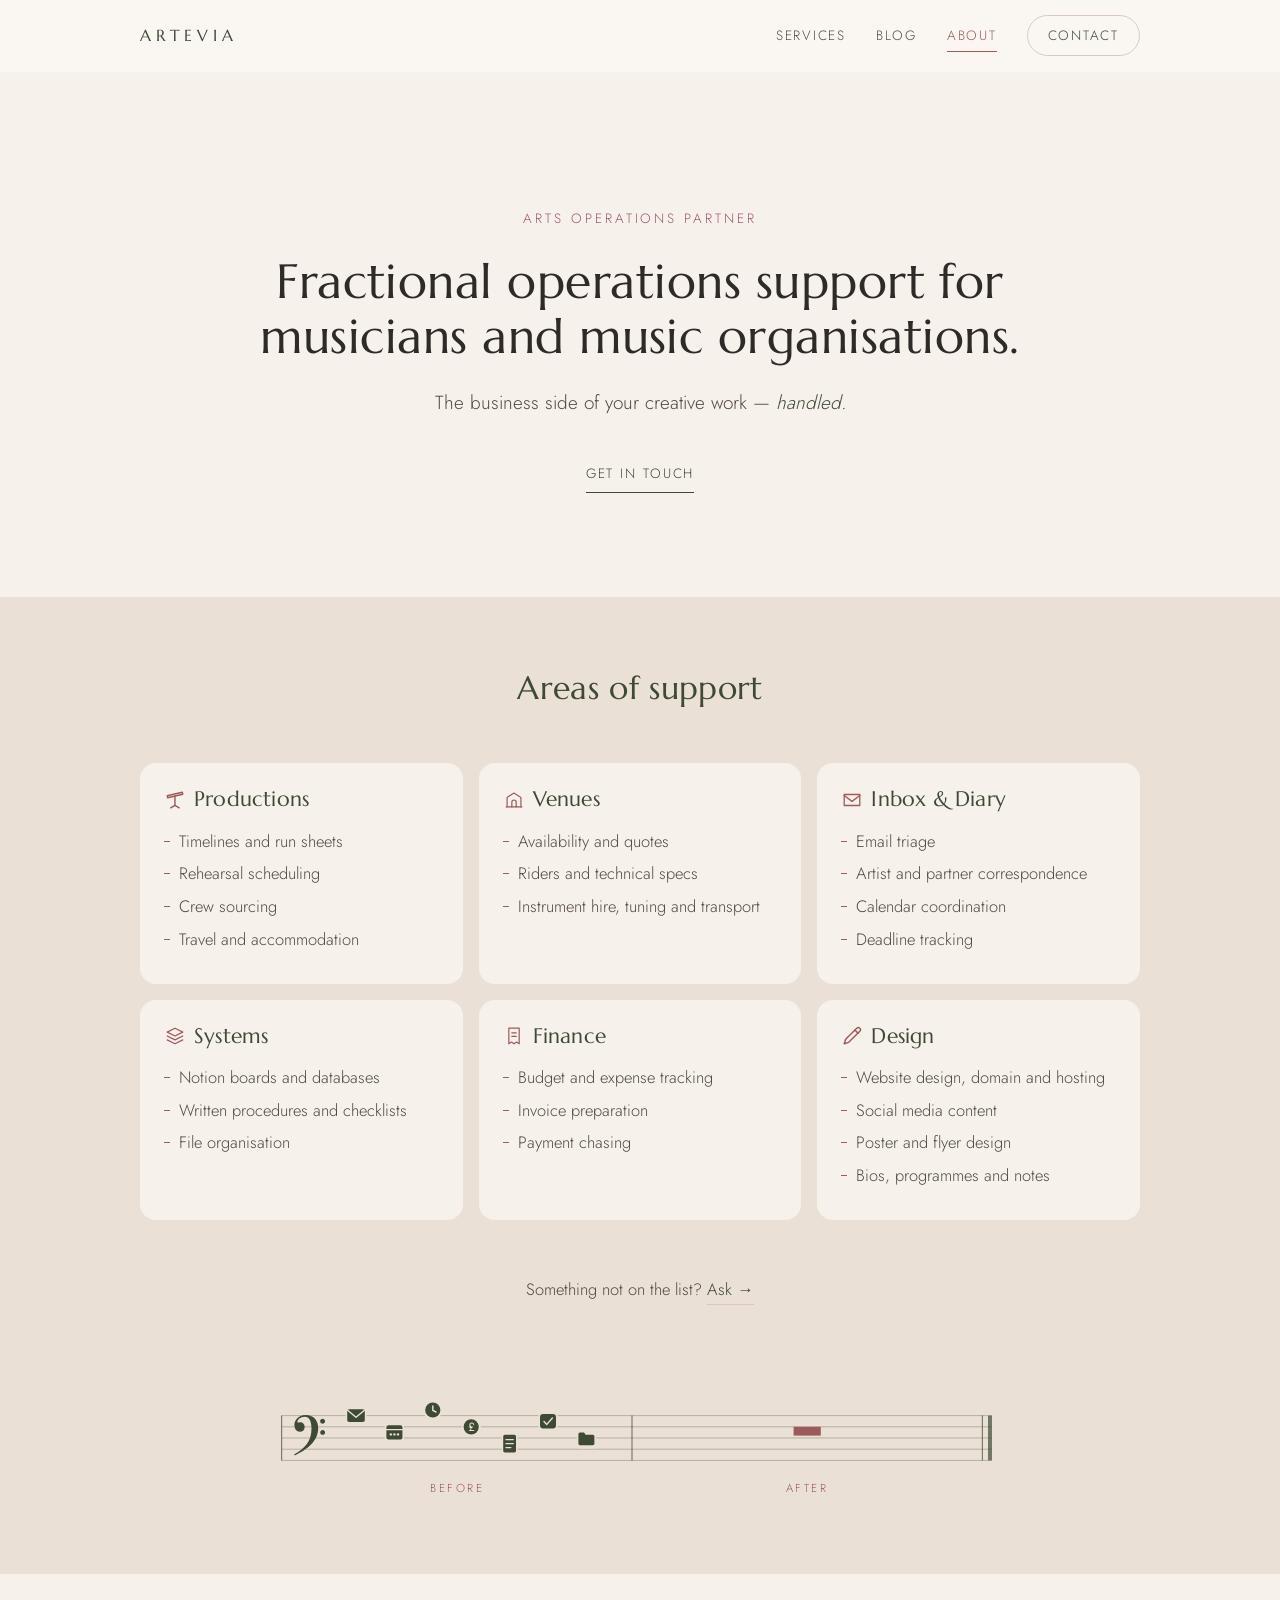
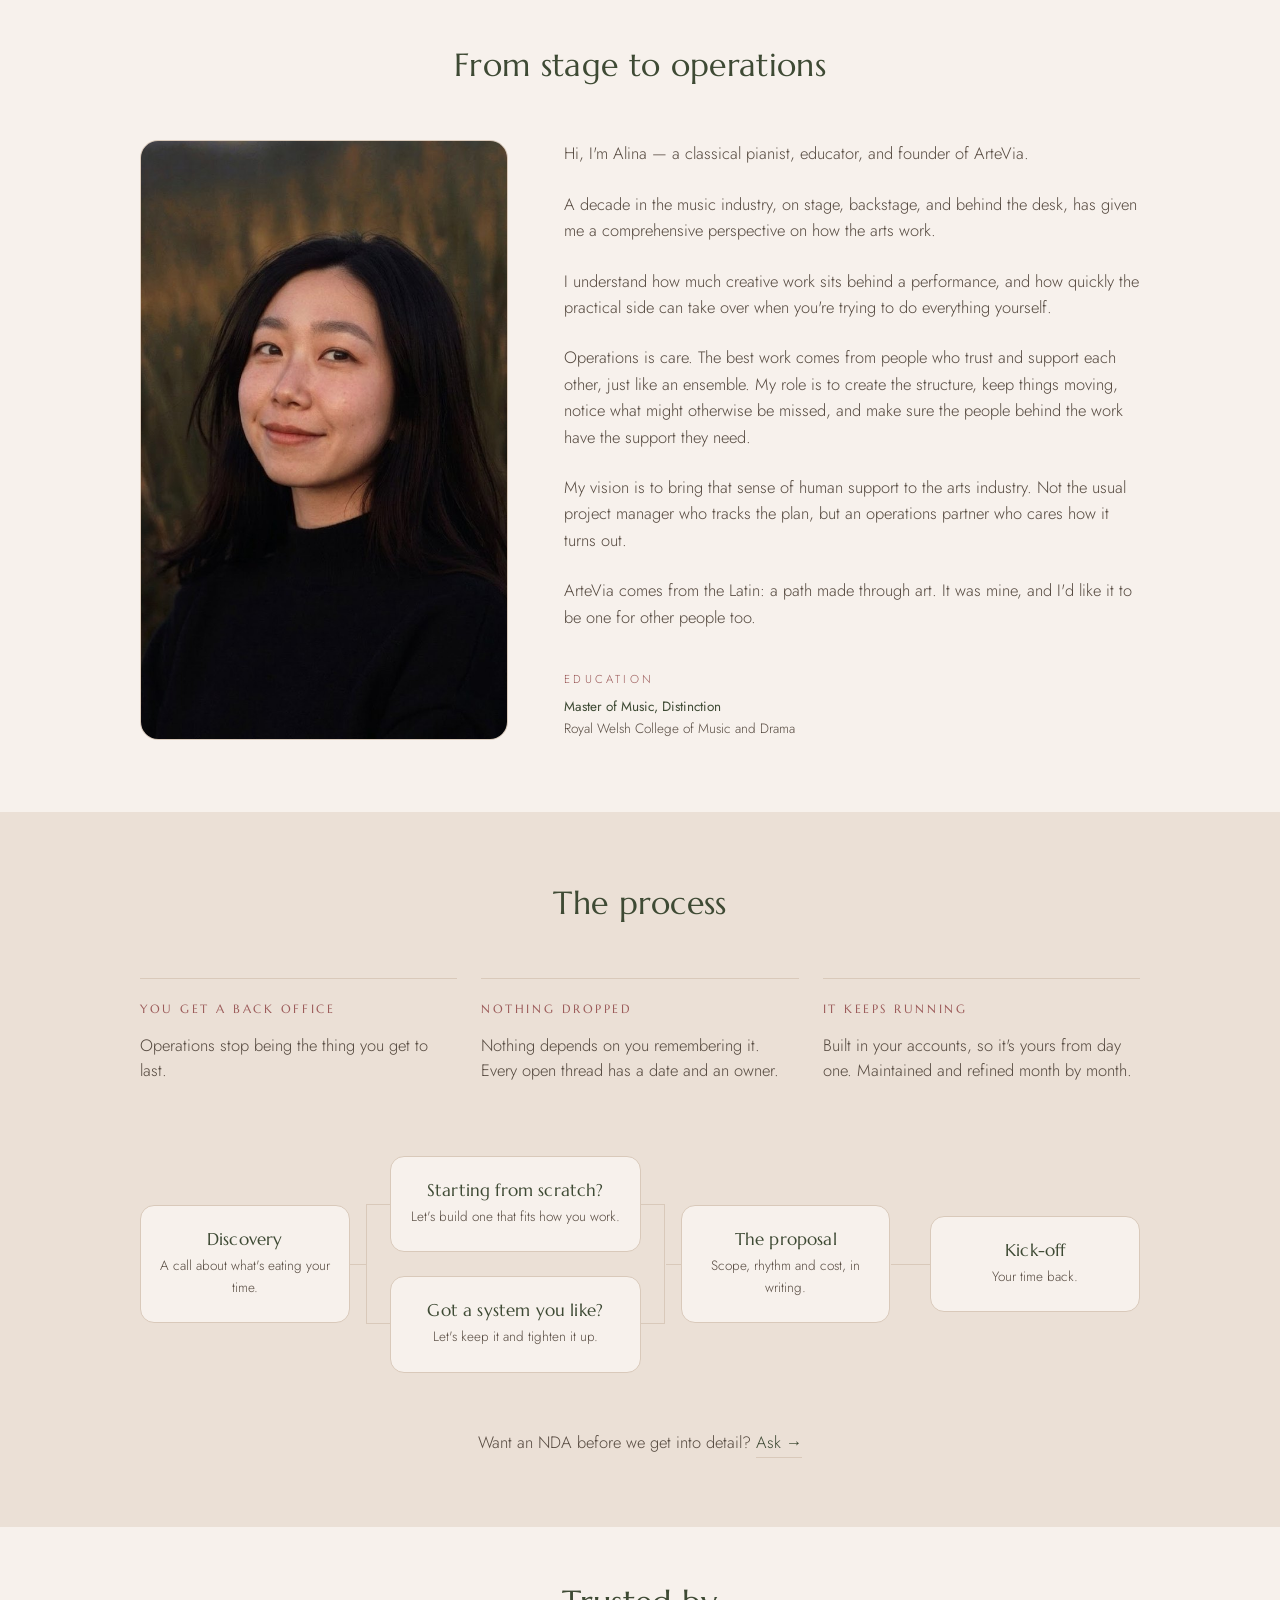
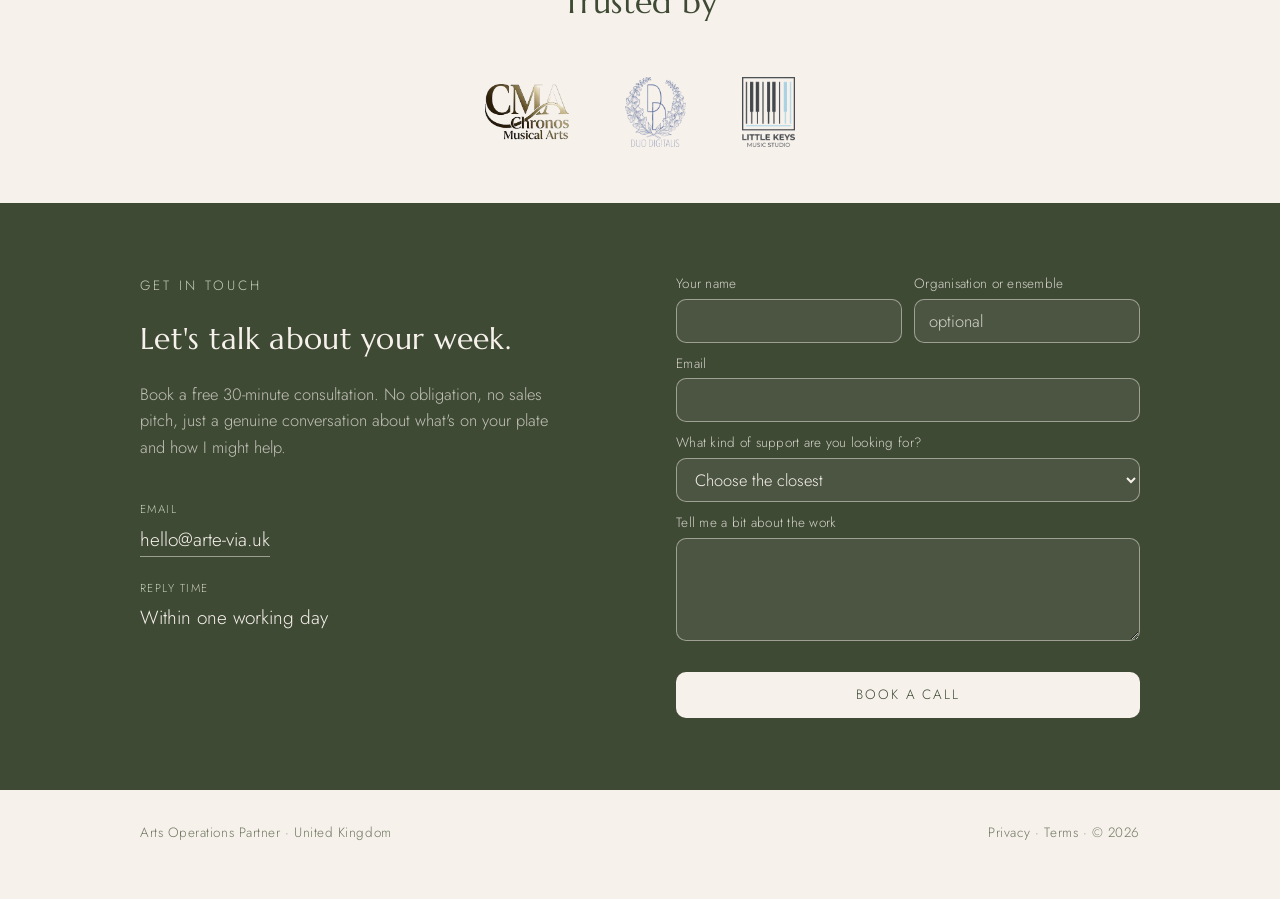
<file: site/index.html>
<!DOCTYPE html>
<html lang="en">
<head>
<meta charset="UTF-8">
<meta name="viewport" content="width=device-width, initial-scale=1.0">
<title>ArteVia — Operations support for musicians and music organisations</title>
<meta name="description" content="ArteVia provides fractional operations support for musicians and music organisations. UK-based, working remotely.">
<link rel="canonical" href="https://arte-via.uk/">

<meta property="og:type" content="website">
<meta property="og:site_name" content="ArteVia">
<meta property="og:url" content="https://arte-via.uk/">
<meta property="og:title" content="ArteVia — Operations support for musicians and music organisations">
<meta property="og:description" content="ArteVia provides fractional operations support for musicians and music organisations. UK-based, working remotely.">
<meta property="og:image" content="https://arte-via.uk/og.png">
<meta property="og:image:width" content="1200">
<meta property="og:image:height" content="630">
<meta name="twitter:card" content="summary_large_image">

<link rel="icon" href="favicon.svg" type="image/svg+xml">
<link rel="icon" href="favicon-96.png" sizes="96x96" type="image/png">
<link rel="icon" href="favicon-32.png" sizes="32x32" type="image/png">
<link rel="apple-touch-icon" href="apple-touch-icon.png">
<meta name="theme-color" content="#3E4A34">
<link rel="preload" href="fonts/marcellus-latin-400-normal.woff2" as="font" type="font/woff2" crossorigin>
<link rel="preload" href="fonts/jost-latin-400-normal.woff2" as="font" type="font/woff2" crossorigin>
<link rel="stylesheet" href="site.css">
</head>
<body>

<!-- sticky top nav -->
<div class="nav nav--menu" id="nav">
  <div class="shell">
    <a class="mark" href="#top" aria-label="Back to top">
      <span class="wordmark">ArteVia</span>
    </a>
    <div class="nav-links">
      <a href="#services" data-target="services">Services</a>
      <a href="blog.html">Blog</a>
      <a href="#about" data-target="about">About</a>
      <a class="nav-cta" href="#contact">Contact</a>
    </div>
    <button class="nav-toggle" id="navToggle" aria-expanded="false" aria-controls="navPanel" aria-label="Menu">
      <span></span><span></span><span></span>
    </button>
  </div>
  <div class="nav-panel" id="navPanel">
    <a href="#services">Services</a>
    <a href="blog.html">Blog</a>
    <a href="#about">About</a>
    <a href="#contact">Contact</a>
  </div>
</div>

<div class="shell" id="top">
  <div class="hero">


    <div class="eyebrow">Arts Operations Partner</div>
    <h1>Fractional operations support for musicians and music organisations.</h1>
    <p class="hero-sub">The business side of your creative work — <em>handled.</em></p>
    <a class="cta" href="#contact">Get in touch</a>
  </div>
</div>

<section class="alt" id="services">
  <div class="shell">
    <h2 class="sec-h">Areas of support</h2>
    <!-- Six outline marks, defined once and placed with <use>. Outline here
         deliberately: the notation figure below uses filled icons, so the two
         sets read as different kinds of thing. -->
    <svg class="ic-sprite" aria-hidden="true" focusable="false"><defs>
      <g id="ai-productions"><g transform="translate(-1.44 -3.08) scale(1.0968)"><path d="M4.5 9.5 L19.5 6 L20 8 L5 11.5 Z"/><path d="M12.2 10 V19"/><path d="M8 21.5 L12.2 19 L16.4 21.5"/></g></g>
      <g id="ai-venues"><g transform="translate(0.67 0.67) scale(0.9444)"><path d="M4 20 V9 L12 4 L20 9 V20"/><path d="M3 20 H21"/><path d="M9.5 20 V14.5 a2.5 2.5 0 0 1 5 0 V20"/></g></g>
      <g id="ai-inbox"><path d="M3.5 6 h17 v12 h-17 Z"/><path d="M3.5 7 L12 13.5 L20.5 7"/></g>
      <g id="ai-systems"><g transform="translate(0.67 0.67) scale(0.9444)"><path d="M12 3 L21 7.5 L12 12 L3 7.5 Z"/><path d="M3 12 L12 16.5 L21 12"/><path d="M3 16.5 L12 21 L21 16.5"/></g></g>
      <g id="ai-finance"><g transform="translate(0.67 0.67) scale(0.9444)"><path d="M6 3 h12 v18 l-3 -2 l-3 2 l-3 -2 l-3 2 Z"/><path d="M9.5 8.5 h5"/><path d="M9.5 12.5 h5"/></g></g>
      <g id="ai-design"><g transform="translate(-0.97 -1.87) scale(1.1184)"><path d="M4 20 l1.4 -4.4 L16.2 4.8 a2.1 2.1 0 0 1 3 3 L8.4 18.6 Z"/><path d="M14.4 6.6 l3 3"/></g></g>
    </defs></svg>

    <div class="areas">

      <div class="area">
        <div class="area-head">
          <svg class="area-ic" viewBox="0 0 24 24" aria-hidden="true"><use href="#ai-productions"/></svg>
          <h3>Productions</h3>
        </div>
        <ul>
        <li>Timelines and run sheets</li>
        <li>Rehearsal scheduling</li>
        <li>Crew sourcing</li>
        <li>Travel and accommodation</li>
        </ul>
      </div>

      <div class="area">
        <div class="area-head">
          <svg class="area-ic" viewBox="0 0 24 24" aria-hidden="true"><use href="#ai-venues"/></svg>
          <h3>Venues</h3>
        </div>
        <ul>
        <li>Availability and quotes</li>
        <li>Riders and technical specs</li>
        <li>Instrument hire, tuning and transport</li>
        </ul>
      </div>

      <div class="area">
        <div class="area-head">
          <svg class="area-ic" viewBox="0 0 24 24" aria-hidden="true"><use href="#ai-inbox"/></svg>
          <h3>Inbox &amp; Diary</h3>
        </div>
        <ul>
        <li>Email triage</li>
        <li>Artist and partner correspondence</li>
        <li>Calendar coordination</li>
        <li>Deadline tracking</li>
        </ul>
      </div>

      <div class="area">
        <div class="area-head">
          <svg class="area-ic" viewBox="0 0 24 24" aria-hidden="true"><use href="#ai-systems"/></svg>
          <h3>Systems</h3>
        </div>
        <ul>
        <li>Notion boards and databases</li>
        <li>Written procedures and checklists</li>
        <li>File organisation</li>
        </ul>
      </div>

      <div class="area">
        <div class="area-head">
          <svg class="area-ic" viewBox="0 0 24 24" aria-hidden="true"><use href="#ai-finance"/></svg>
          <h3>Finance</h3>
        </div>
        <ul>
        <li>Budget and expense tracking</li>
        <li>Invoice preparation</li>
        <li>Payment chasing</li>
        </ul>
      </div>

      <div class="area">
        <div class="area-head">
          <svg class="area-ic" viewBox="0 0 24 24" aria-hidden="true"><use href="#ai-design"/></svg>
          <h3>Design</h3>
        </div>
        <ul>
        <li>Website design, domain and hosting</li>
        <li>Social media content</li>
        <li>Poster and flyer design</li>
        <li>Bios, programmes and notes</li>
        </ul>
      </div>

    </div>


    <p class="pkg-more">Something not on the list? <a href="#contact">Ask →</a></p>


    <!-- Every part is defined once in <defs> and placed with <use>. To remove an
         icon, delete its <use> line — the definition stays put. To move one,
         change its x and y. Nothing here is a single welded drawing. -->
    <div class="bar-wrap">
      <svg class="bar-fig" viewBox="0 8 900 81" role="img"
           aria-label="A musical stave in two bars. The first has a key signature made of admin icons; the second contains only a rest.">
        <defs>

          <!-- structure -->
          <g id="fig-stave">
            <line x1="2" y1="30" x2="890" y2="30"/><line x1="2" y1="44" x2="890" y2="44"/>
            <line x1="2" y1="58" x2="890" y2="58"/><line x1="2" y1="72" x2="890" y2="72"/>
            <line x1="2" y1="86" x2="890" y2="86"/>
          </g>
          <g id="fig-bar"><line x1="0" y1="30" x2="0" y2="86"/></g>
          <g id="fig-end">
            <line class="barline" x1="0" y1="30" x2="0" y2="86"/>
            <rect class="barline-thick" x="7" y="30" width="5" height="56"/>
          </g>

          <!-- F clef, Bravura (SIL OFL). SMuFL: 1 em = 4 staff spaces, so at
               14px spacing the scale is 56/1000. y is flipped, font-up to SVG-down. -->
          <g id="fig-clef"><path class="fg" transform="scale(0.056,-0.056)" d="M8 -635C13 -635 19 -633 25 -630C271 -510 531 -332 531 -28C531 146 425 262 252 262C78 262 0 135 0 39C0 -41 42 -110 123 -110C186 -110 229 -66 229 -4C229 60 182 100 133 100C106 100 96 93 83 93C70 93 67 101 67 111C67 151 127 224 229 224C335 224 381 120 381 -37C381 -316 243 -472 10 -605C1 -610 -5 -615 -5 -623C-5 -629 -1 -635 8 -635ZM629 70C660 70 684 94 684 125C684 156 660 180 629 180C598 180 574 156 574 125C574 94 598 70 629 70ZM630 -179C661 -179 684 -156 684 -125C684 -94 661 -71 630 -71C599 -71 576 -94 576 -125C576 -156 599 -179 630 -179Z"/></g>

          <g id="fig-rest"><rect class="rest" x="-17" y="0" width="34" height="11"/></g>

          <!-- icons. Each begins with a .ko shape in the section colour, so the
               stave lines stop at the icon instead of running through it. -->
          <g id="ic-mail">
            <rect class="ko" x="-13" y="-10" width="26" height="20" rx="3"/>
            <rect class="fg" x="-11" y="-8" width="22" height="16" rx="2.5"/>
            <path class="ko-line" d="M-11 -7 L0 2 L11 -7"/>
          </g>
          <g id="ic-cal">
            <rect class="ko" x="-12" y="-11" width="24" height="22" rx="3"/>
            <rect class="fg" x="-10" y="-9" width="20" height="18" rx="2.5"/>
            <path class="ko-line" d="M-10 -3.5H10"/>
            <circle class="ko" cx="-4.5" cy="2.5" r="1.5"/>
            <circle class="ko" cx="0" cy="2.5" r="1.5"/>
            <circle class="ko" cx="4.5" cy="2.5" r="1.5"/>
          </g>
          <g id="ic-clock">
            <circle class="ko" r="12"/>
            <circle class="fg" r="9.5"/>
            <path class="ko-line" d="M0 -5V0.5L4 2.5"/>
          </g>
          <g id="ic-money">
            <circle class="ko" r="12"/>
            <circle class="fg" r="9.5"/>
            <text class="ko-text" x="0" y="5" font-size="15">£</text>
          </g>
          <g id="ic-doc">
            <rect class="ko" x="-10" y="-13" width="20" height="26" rx="3"/>
            <rect class="fg" x="-8" y="-11" width="16" height="22" rx="2"/>
            <path class="ko-line" d="M-4.5 -5H4.5M-4.5 0H4.5M-4.5 5H1.5"/>
          </g>
          <g id="ic-check">
            <rect class="ko" x="-12" y="-11" width="24" height="22" rx="4"/>
            <rect class="fg" x="-10" y="-9" width="20" height="18" rx="4"/>
            <path class="ko-line" d="M-5 0.5L-1.5 4L5.5 -4"/>
          </g>
          <g id="ic-folder">
            <rect class="ko" x="-12" y="-11" width="24" height="24" rx="3"/>
            <path class="fg" d="M-10 -5a2 2 0 0 1 2 -2h5l2 3h9a2 2 0 0 1 2 2v9a2 2 0 0 1 -2 2h-16a2 2 0 0 1 -2 -2z"/>
          </g>

        </defs>

        <use class="stv" href="#fig-stave"/>
        <use class="barline" href="#fig-bar" x="2"/>
        <use href="#fig-clef" x="18" y="44"/>

        <!-- bar 1 — a key signature of admin, in the order sharps are written -->
        <use href="#ic-mail"   x="95"  y="30"/>
        <use href="#ic-cal"    x="143" y="51"/>
        <use href="#ic-clock"  x="191" y="23"/>
        <use href="#ic-money"  x="239" y="44"/>
        <use href="#ic-doc"    x="287" y="65"/>
        <use href="#ic-check"  x="335" y="37"/>
        <use href="#ic-folder" x="383" y="58"/>

        <use class="barline" href="#fig-bar" x="440"/>

        <!-- bar 2 — nothing but a rest, centred in the bar it silences -->
        <use href="#fig-rest" x="659" y="44"/>

        <use href="#fig-end" x="878"/>
      </svg>

      <!-- labels are HTML, not SVG text: they can be restyled, translated or
           deleted without touching the drawing. Positioned on the bar centres. -->
      <p class="bar-labels">
        <span>Before</span>
        <span>After</span>
      </p>
    </div>
  </div>
</section>

<!-- Was about.html. Folded in here so the personal half sits between what the
     work is and how it runs. #about is a real anchor — the nav and blog.html
     both point at it, so don't rename the id without updating those. -->
<section id="about">
  <div class="shell">
    <h2 class="sec-h">From stage to operations</h2>

    <div class="portrait-row">
      <div class="shot"><img src="portrait.jpg" alt="Alina Zheng" loading="lazy"></div>
      <div class="bio">
        <p>Hi, I'm Alina — a classical pianist, educator, and founder of ArteVia.</p>
        <p>A decade in the music industry, on stage, backstage, and behind the desk, has given me a comprehensive perspective on how the arts work.</p>
        <p>I understand how much creative work sits behind a performance, and how quickly the practical side can take over when you're trying to do everything yourself.</p>
        <p>Operations is care. The best work comes from people who trust and support each other, just like an ensemble. My role is to create the structure, keep things moving, notice what might otherwise be missed, and make sure the people behind the work have the support they need.</p>
        <p>My vision is to bring that sense of human support to the arts industry. Not the usual project manager who tracks the plan, but an operations partner who cares how it turns out.</p>
        <p>ArteVia comes from the Latin: a path made through art. It was mine, and I'd like it to be one for other people too.</p>

        <div class="edu-mini">
          <div class="lab">Education</div>
          <p><strong>Master of Music, Distinction</strong><br>Royal Welsh College of Music and Drama</p>
        </div>
      </div>
    </div>
  </div>
</section>

<section id="start" class="alt">
  <div class="shell">
    <h2 class="sec-h">The process</h2>

    <!-- Three named axes, not a two-column before/after. The label carries the
         promise, so the sentence under it can be concrete instead of having to
         set up its own subject. Eight loose bullets couldn't do that. -->
    <div class="states">

      <div class="shift-col">
        <h3>You get a back office</h3>
        <p>Operations stop being the thing you get to last.</p>
      </div>

      <div class="shift-col">
        <h3>Nothing dropped</h3>
        <p>Nothing depends on you remembering it. Every open thread has a date and an owner.</p>
      </div>

      <div class="shift-col">
        <h3>It keeps running</h3>
        <p>Built in your accounts, so it's yours from day one. Maintained and refined month by month.</p>
      </div>

    </div>

    <div class="flow">

      <div class="flow-node">
        <h3>Discovery</h3>
        <p>A call about what's eating your time.</p>
      </div>

      <div class="flow-split">
        <div class="flow-branches">
          <div class="flow-branch">
            <h3>Starting from scratch?</h3>
            <p>Let's build one that fits how you work.</p>
          </div>
          <div class="flow-branch">
            <h3>Got a system you like?</h3>
            <p>Let's keep it and tighten it up.</p>
          </div>
        </div>
      </div>

      <div class="flow-node">
        <h3>The proposal</h3>
        <p>Scope, rhythm and cost, in writing.</p>
      </div>

      <div class="flow-node">
        <h3>Kick-off</h3>
        <p>Your time back.</p>
      </div>

    </div>

    <p class="pkg-more">Want an NDA before we get into detail? <a href="#contact">Ask →</a></p>

  </div>
</section>

<!-- Bone, not sand. The process above it is sand; without a colour change
     between them the 144px boundary gap disappears and the two read as one
     section. -->
<section id="trusted" class="tight">
  <div class="shell">
    <h2 class="sec-h">Trusted by</h2>
    <!-- Every logo is its own full lockup — a mark with the organisation's name
         underneath, as its owner drew it. Nothing is added and nothing is
         cropped. Two classes, landscape and portrait, because that is the only
         distinction that affects how tall a mark needs to be. -->
    <div class="trust-logos">
      <div class="trust-slot trust-wide"><img src="logos/chronos.png" alt="Chronos Musical Arts" loading="lazy"></div>
      <div class="trust-slot trust-tall"><img src="logos/duo.png" alt="Duo Digitalis" loading="lazy"></div>
      <div class="trust-slot trust-tall"><img src="logos/littlekeys.png" alt="Little Keys Music Studio" loading="lazy"></div>
    </div>
  </div>
</section>

<section class="closing" id="contact">
  <div class="shell">
    <div class="contact-grid">

      <!-- Structure follows cardengrowth.com, which was the reference: one
           label, one heading, one dimmed sentence, then a list. Two headings
           back to back was the problem before — "Get in touch" and "Let's talk
           about how I can help" say the same thing twice at two sizes, and the
           three trailing sentences under them all read as afterthoughts.

           Putting Email and Reply time into a labelled list is the fix. It
           gives the column rhythm instead of a ramp of shrinking text, and it
           makes the address the second largest thing here rather than the
           smallest. -->
      <div class="contact-intro">
        <div class="eyebrow">Get in touch</div>
        <!-- Alina's own line, restored. It was the h2 of this section before
             the column was rebuilt. More specific than "how I can help", which
             any consultant could write, and "your week" is the ArteVia idea. -->
        <h2>Let's talk about your week.</h2>
        <p class="contact-lead">Book a free 30-minute consultation. No obligation, no sales pitch, just a genuine conversation about what's on your plate and how I might help.</p>

        <dl class="contact-facts">
          <div>
            <dt>Email</dt>
            <dd><a href="mailto:hello@arte-via.uk">hello@arte-via.uk</a></dd>
          </div>
          <div>
            <!-- "I", not "we" — sole trader, and the rest of the site is first
                 person singular throughout. -->
            <dt>Reply time</dt>
            <dd>Within one working day</dd>
          </div>
        </dl>
      </div>

      <!-- Deliberately a plain HTML form: no Formspree script, no CAPTCHA.
           Nothing is requested from their servers until someone presses the
           button, which is what keeps the privacy policy's "no third-party
           requests" line true for anyone simply reading the page. Don't add
           their JS embed later without changing that sentence too.

           data-next is where site.js sends people once Formspree accepts the
           submission. Formspree's own "Thank You redirect" is a paid feature,
           so the hand-off happens in our own JS. The URL lives here rather
           than in site.js so it can be changed without touching a file every
           page loads. -->
      <form class="enquiry" action="https://formspree.io/f/moeaapbn" method="POST"
            data-next="https://calendly.com/hello-arte-via/30min">

        <input type="hidden" name="_subject" value="ArteVia enquiry">
        <!-- honeypot: bots fill it, people never see it. No third-party spam service. -->
        <p class="hp"><label>Leave this empty <input type="text" name="_gotcha" tabindex="-1" autocomplete="off"></label></p>

        <!-- The only paired row. Measured at a 464px form column: each half is
             220px, "Your name" is 64px and "Organisation or ensemble" is 149px
             once the word optional comes out of the label. A label that wraps
             in one column and not the other drops its input out of line with
             its neighbour, so measure before pairing anything else.

             "optional" is a placeholder rather than a span in the label — it
             costs no horizontal room there, and the field carries no required
             attribute, so nothing is lost for a screen reader. -->
        <div class="field-row">
          <div class="field">
            <label for="name">Your name</label>
            <input type="text" id="name" name="name" required autocomplete="name">
          </div>

          <div class="field">
            <label for="org">Organisation or ensemble</label>
            <input type="text" id="org" name="organisation" placeholder="optional" autocomplete="organization">
          </div>
        </div>

        <div class="field">
          <label for="email">Email</label>
          <input type="email" id="email" name="email" required autocomplete="email">
        </div>

        <!-- id="support", not id="about" — this page already has a
             <section id="about">, and two elements sharing an id breaks the
             label association and the scroll spy. The submitted field is still
             called "about", so nothing changes in the Formspree email. -->
        <div class="field">
          <label for="support">What kind of support are you looking for?</label>
          <!-- The placeholder is load-bearing. Without it the browser
               pre-selects the first real option, so an untouched dropdown
               submits "A project or event" and reads exactly like a deliberate
               answer. Not required, so an unanswered field arrives blank.

               Three options, not six. Single-select only works if the options
               are mutually exclusive, and one-off vs ongoing is the only split
               that changes how a first call is prepared. -->
          <select id="support" name="about">
            <option value="" disabled selected>Choose the closest</option>
            <option>A project or event</option>
            <option>Ongoing help</option>
            <option>Not sure yet</option>
          </select>
        </div>

        <div class="field">
          <!-- Not "What's taking up your time?" — that presumed the answer was
               "too much admin", which a venue with one festival in October has
               no answer to. Required, so it stays directive; "a bit" does the
               softening and gives permission to write two lines. -->
          <label for="message">Tell me a bit about the work</label>
          <textarea id="message" name="message" rows="3" required></textarea>
        </div>

        <button type="submit">Book a call</button>

        <!-- role="status" so a screen reader announces the result without the
             focus being moved. Empty and hidden until site.js has something to
             report. -->
        <p class="form-status" role="status" aria-live="polite" hidden></p>

      </form>

    </div>
  </div>
</section>

<div class="shell">
  <footer>
    <span>Arts Operations Partner · United Kingdom</span>
    <span><a href="privacy.html">Privacy</a> · <a href="terms.html">Terms</a> · © 2026</span>
  </footer>
</div>

<script src="site.js"></script>

</body>
</html>
</file>
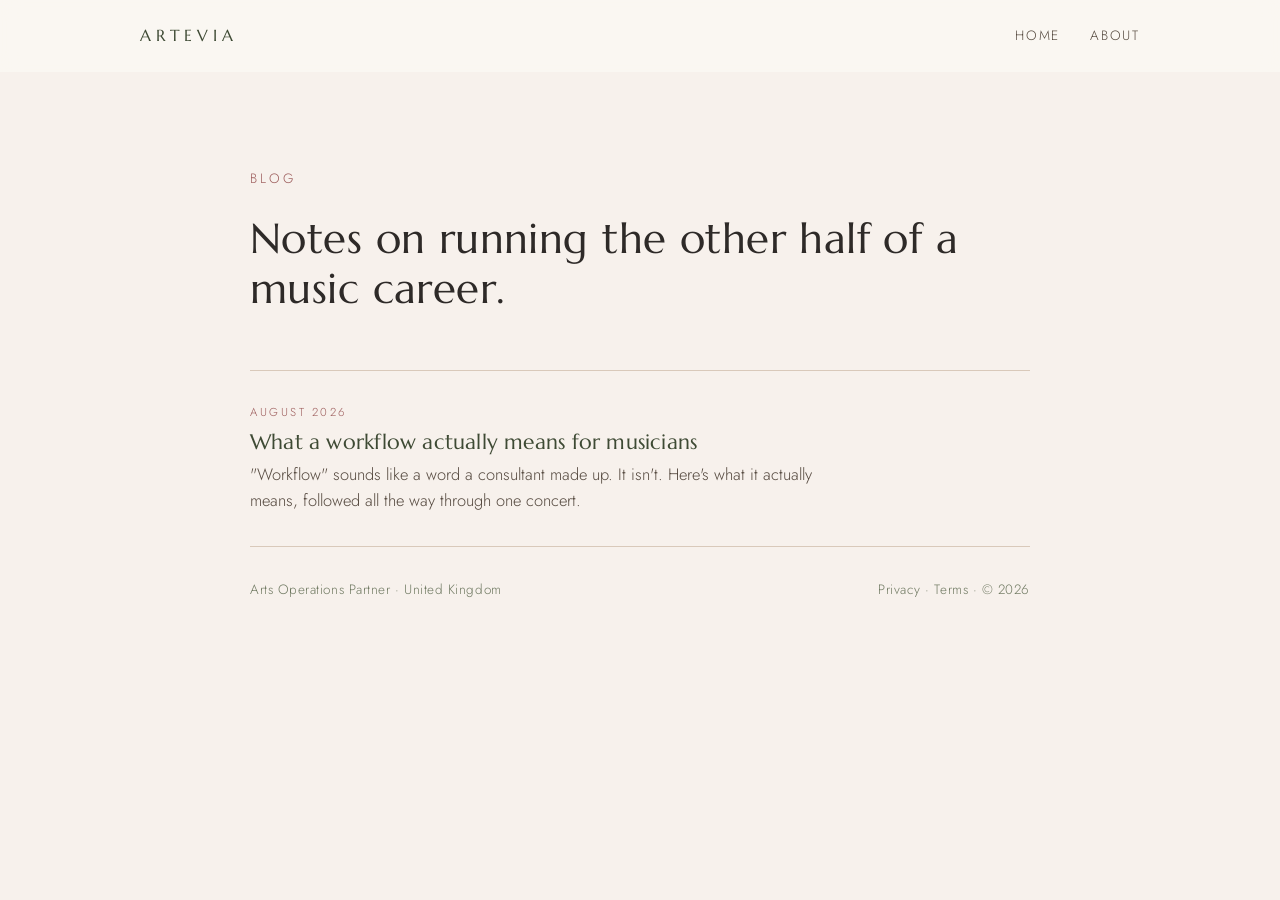
<file: site/blog.html>
<!DOCTYPE html>
<html lang="en">
<head>
<meta charset="UTF-8">
<meta name="viewport" content="width=device-width, initial-scale=1.0">
<title>Blog — Arts Operations Partner</title>
<meta name="description" content="Notes on running the other half of a music career — the admin, the systems and the operations behind the performing.">
<link rel="canonical" href="https://arte-via.uk/blog.html">

<meta property="og:type" content="website">
<meta property="og:site_name" content="ArteVia">
<meta property="og:url" content="https://arte-via.uk/blog.html">
<meta property="og:title" content="Blog">
<meta property="og:description" content="Notes on running the other half of a music career — the admin, the systems and the operations behind the performing.">
<meta property="og:image" content="https://arte-via.uk/og.png">
<meta property="og:image:width" content="1200">
<meta property="og:image:height" content="630">
<meta name="twitter:card" content="summary_large_image">

<link rel="icon" href="favicon.svg" type="image/svg+xml">
<link rel="icon" href="favicon-32.png" sizes="32x32" type="image/png">
<link rel="apple-touch-icon" href="apple-touch-icon.png">
<meta name="theme-color" content="#3E4A34">
<link rel="preload" href="fonts/marcellus-latin-400-normal.woff2" as="font" type="font/woff2" crossorigin>
<link rel="preload" href="fonts/jost-latin-400-normal.woff2" as="font" type="font/woff2" crossorigin>
<link rel="stylesheet" href="site.css">
</head>
<body class="page-blog">

<div class="nav">
  <div class="shell">
    <a class="mark" href="index.html" aria-label="Home">
      <span class="wordmark">ArteVia</span>
    </a>
    <div class="nav-links">
      <a href="index.html">Home</a>
      <a href="index.html#about">About</a>
    </div>
  </div>
</div>

<div class="shell">
  <div class="head">
    <div class="eyebrow">Blog</div>
    <h1>Notes on running the other half of a music career.</h1>
  </div>

  <!-- POSTS GO HERE.
       Copy post-template.html, rename it, and add a <li class="post-item"> to
       the <ul class="post-list"> below. Newest first. -->

  <ul class="post-list">
    <li class="post-item">
      <a href="workflow-for-musicians.html">
        <span class="post-date">August 2026</span>
        <h2>What a workflow actually means for musicians</h2>
        <p>"Workflow" sounds like a word a consultant made up. It isn't. Here's what it actually means, followed all the way through one concert.</p>
      </a>
    </li>
  </ul>

</div>

<div class="shell">
  <footer>
    <span>Arts Operations Partner · United Kingdom</span>
    <span><a href="privacy.html">Privacy</a> · <a href="terms.html">Terms</a> · © 2026</span>
  </footer>
</div>

<script src="site.js"></script>
</body>
</html>
</file>
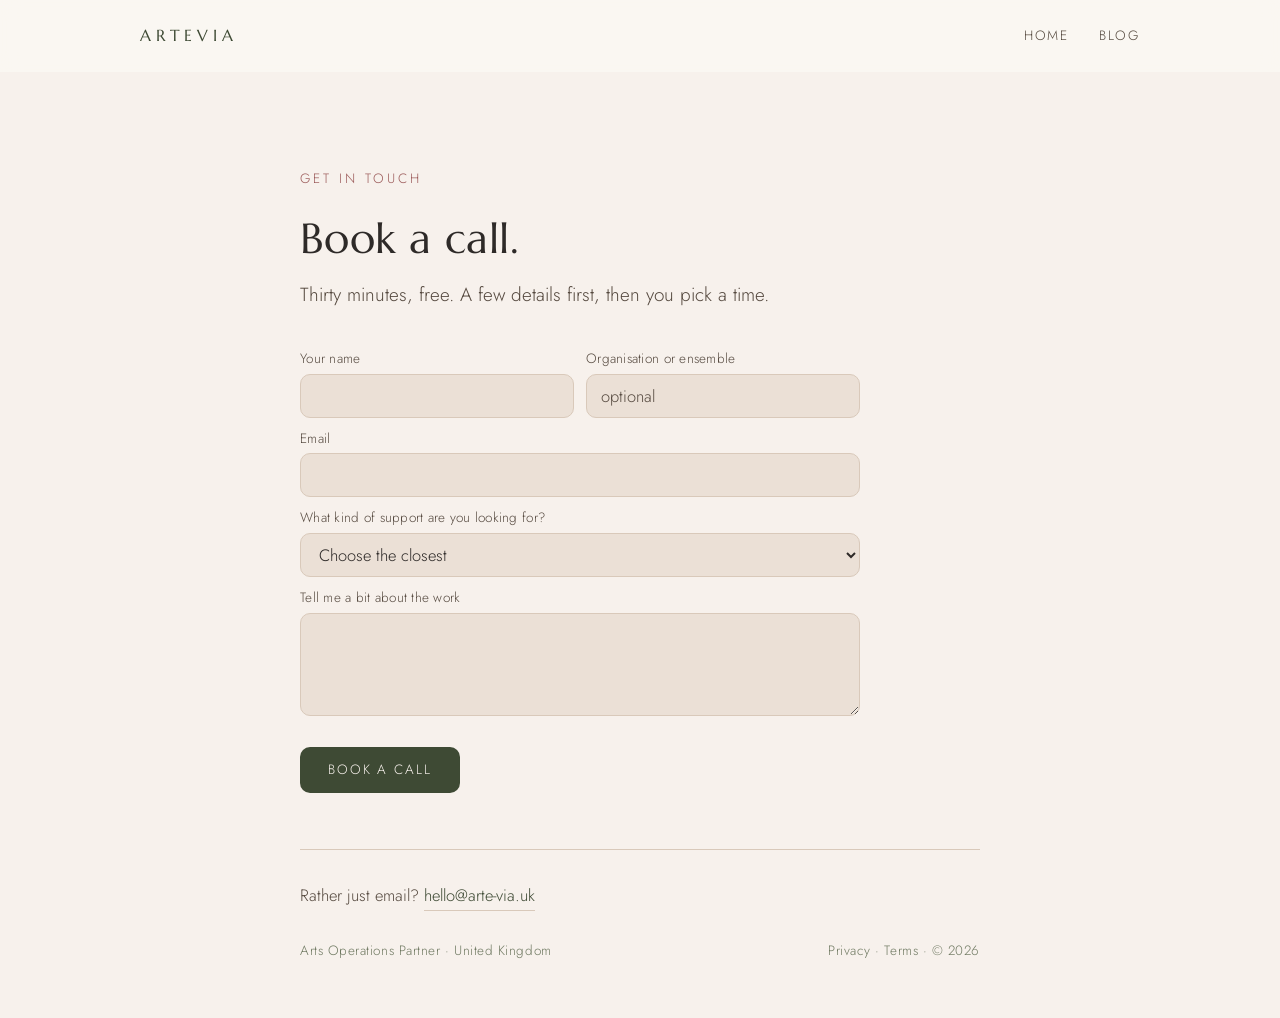
<file: site/enquiry.html>
<!DOCTYPE html>
<html lang="en">
<head>
<meta charset="UTF-8">
<meta name="viewport" content="width=device-width, initial-scale=1.0">
<title>Get in touch — Arts Operations Partner</title>
<meta name="description" content="Thirty minutes, free. Tell me what you need, then pick a time. Fractional operations support for musicians and music organisations.">
<link rel="canonical" href="https://arte-via.uk/enquiry.html">

<meta property="og:type" content="website">
<meta property="og:site_name" content="ArteVia">
<meta property="og:url" content="https://arte-via.uk/enquiry.html">
<meta property="og:title" content="Get in touch">
<meta property="og:description" content="Thirty minutes, free. Tell me what you need, then pick a time. Fractional operations support for musicians and music organisations.">
<meta property="og:image" content="https://arte-via.uk/og.png">
<meta property="og:image:width" content="1200">
<meta property="og:image:height" content="630">
<meta name="twitter:card" content="summary_large_image">

<link rel="icon" href="favicon.svg" type="image/svg+xml">
<link rel="icon" href="favicon-32.png" sizes="32x32" type="image/png">
<link rel="apple-touch-icon" href="apple-touch-icon.png">
<meta name="theme-color" content="#3E4A34">
<link rel="preload" href="fonts/marcellus-latin-400-normal.woff2" as="font" type="font/woff2" crossorigin>
<link rel="preload" href="fonts/jost-latin-400-normal.woff2" as="font" type="font/woff2" crossorigin>
<link rel="stylesheet" href="site.css">
</head>
<body class="page-legal">

<div class="nav">
  <div class="shell">
    <a class="mark" href="index.html" aria-label="Home">
      <span class="wordmark">ArteVia</span>
    </a>
    <div class="nav-links">
      <a href="index.html">Home</a>
      <a href="blog.html">Blog</a>
    </div>
  </div>
</div>

<div class="shell">
  <div class="head">
    <div class="eyebrow">Get in touch</div>
    <h1>Book a call.</h1>
    <!-- "you", not "you'll" — measured. At 19px the you'll version put "time."
         on its own line on a 375px phone by under a pixel.

         Says free here as well as on the homepage, because the nav and any
         direct link land people on this page without passing the panel. -->
    <p class="head-sub">Thirty minutes, free. A few details first, then you pick a time.</p>
  </div>

  <!-- Deliberately a plain HTML form: no Formspree script, no CAPTCHA. Nothing
       is requested from their servers until someone presses send, which is what
       keeps the privacy policy's "no third-party requests" line true for anyone
       simply reading the page. Don't add their JS embed later without changing
       that sentence too. -->

  <!-- data-next is where site.js sends people once Formspree has accepted the
       submission. Formspree's own "Thank You redirect" setting is a paid
       feature, so the hand-off is done in our own JS instead. The URL lives
       here rather than in site.js so it can be changed without touching a file
       every page loads. -->
  <form class="enquiry" action="https://formspree.io/f/moeaapbn" method="POST"
        data-next="https://calendly.com/hello-arte-via/30min">

    <input type="hidden" name="_subject" value="ArteVia enquiry">
    <!-- honeypot: bots fill it, people never see it. No third-party spam service. -->
    <p class="hp"><label>Leave this empty <input type="text" name="_gotcha" tabindex="-1" autocomplete="off"></label></p>

    <div class="field-row">
      <div class="field">
        <label for="name">Your name</label>
        <input type="text" id="name" name="name" required autocomplete="name">
      </div>

      <div class="field">
        <label for="org">Organisation or ensemble</label>
        <input type="text" id="org" name="organisation" placeholder="optional" autocomplete="organization">
      </div>
    </div>

    <div class="field">
      <label for="email">Email</label>
      <input type="email" id="email" name="email" required autocomplete="email">
    </div>

    <div class="field">
      <label for="about">What kind of support are you looking for?</label>
      <!-- The placeholder is load-bearing. Without it the browser pre-selects
           the first real option, so an untouched dropdown submits "A project or
           event" and reads exactly like a deliberate answer. Not required, so an
           unanswered field arrives blank and honest.

           Three options, not six. Single-select only works if the options are
           mutually exclusive, and one-off vs ongoing is the only split that
           changes how a first call is prepared. Systems, Design and Inbox are
           areas rather than shapes of engagement — the message field below
           picks those up without forcing a false choice here. -->
      <select id="about" name="about">
        <option value="" disabled selected>Choose the closest</option>
        <option>A project or event</option>
        <option>Ongoing help</option>
        <option>Not sure yet</option>
      </select>
    </div>

    <div class="field">
      <!-- Not "What's taking up your time?" — that presumed the answer was
           "too much admin", which a venue with one festival in October has no
           answer to. Required, so it stays directive; "a bit" does the
           softening and gives permission to write two lines. -->
      <label for="message">Tell me a bit about the work</label>
      <textarea id="message" name="message" rows="3" required></textarea>
    </div>

    <button type="submit">Book a call</button>

    <!-- role="status" so a screen reader announces the result without the
         focus being moved. Empty and hidden until site.js has something to
         report. -->
    <p class="form-status" role="status" aria-live="polite" hidden></p>

  </form>

  <!-- The way out, not a competing offer. The Calendly link that used to sit
       here has gone — it let people skip the form on the one page built to
       collect it. -->
  <p class="enquiry-alt">Rather just email? <a href="mailto:hello@arte-via.uk">hello@arte-via.uk</a></p>

</div>

<div class="shell">
  <footer>
    <span>Arts Operations Partner · United Kingdom</span>
    <span><a href="privacy.html">Privacy</a> · <a href="terms.html">Terms</a> · © 2026</span>
  </footer>
</div>

<script src="site.js"></script>
</body>
</html>
</file>
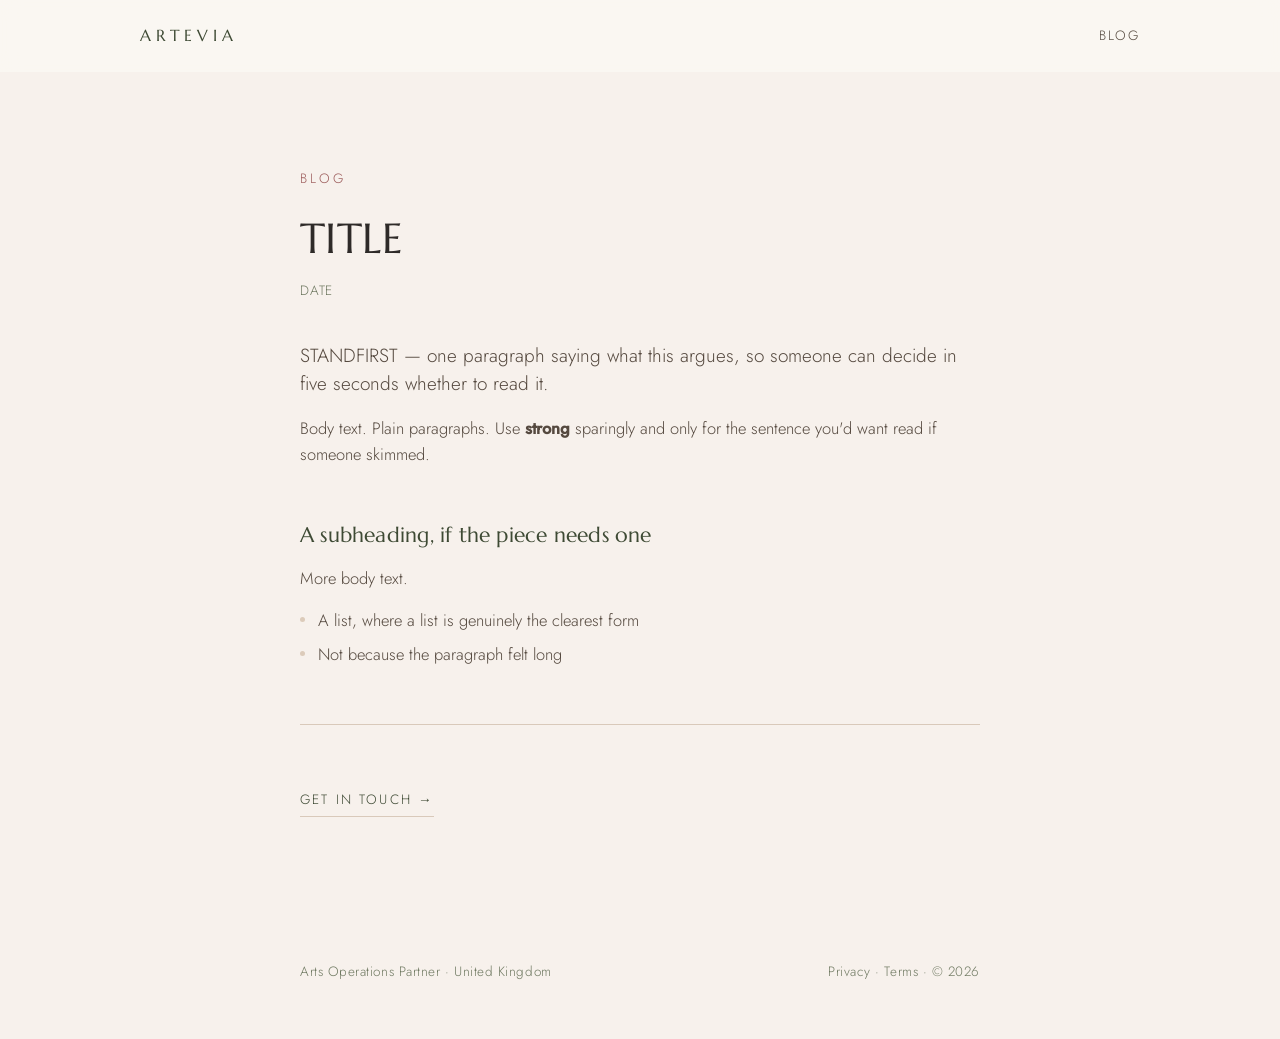
<file: site/post-template.html>
<!DOCTYPE html>
<html lang="en">
<head>
<meta charset="UTF-8">
<meta name="viewport" content="width=device-width, initial-scale=1.0">

<!-- TO PUBLISH A POST
     1. Copy this file. Name it after the URL you want: rider-basics.html
     2. Fill in every place marked TITLE, DATE, SUMMARY, STANDFIRST, URL-SLUG
        and the body. TITLE, SUMMARY and URL-SLUG each appear more than once.
     3. Add a <li class="post-item"> to the list in blog.html, newest first.
     4. Add the post to sitemap.xml.
     Nothing else needs touching — the stylesheet already knows about .doc.
     SUMMARY is what shows when the link is shared, so it is not optional;
     without the block below a shared post previews as a bare URL. -->

<title>TITLE — Arts Operations Partner</title>
<meta name="description" content="SUMMARY">
<link rel="canonical" href="https://arte-via.uk/URL-SLUG.html">

<meta property="og:type" content="article">
<meta property="og:site_name" content="ArteVia">
<meta property="og:url" content="https://arte-via.uk/URL-SLUG.html">
<meta property="og:title" content="TITLE">
<meta property="og:description" content="SUMMARY">
<meta property="og:image" content="https://arte-via.uk/og.png">
<meta property="og:image:width" content="1200">
<meta property="og:image:height" content="630">
<meta name="twitter:card" content="summary_large_image">

<link rel="icon" href="favicon.svg" type="image/svg+xml">
<link rel="icon" href="favicon-32.png" sizes="32x32" type="image/png">
<link rel="apple-touch-icon" href="apple-touch-icon.png">
<meta name="theme-color" content="#3E4A34">
<link rel="preload" href="fonts/marcellus-latin-400-normal.woff2" as="font" type="font/woff2" crossorigin>
<link rel="preload" href="fonts/jost-latin-400-normal.woff2" as="font" type="font/woff2" crossorigin>
<link rel="stylesheet" href="site.css">
</head>
<body class="page-legal">

<div class="nav">
  <div class="shell">
    <a class="mark" href="index.html" aria-label="Home">
      <span class="wordmark">ArteVia</span>
    </a>
    <div class="nav-links">
      <a href="blog.html">Blog</a>
    </div>
  </div>
</div>

<div class="shell">
  <div class="head">
    <div class="eyebrow">Blog</div>
    <h1>TITLE</h1>
    <p class="updated">DATE</p>
  </div>

  <div class="doc">

    <p class="standfirst">STANDFIRST — one paragraph saying what this argues, so
      someone can decide in five seconds whether to read it.</p>

    <p>Body text. Plain paragraphs. Use <strong>strong</strong> sparingly and
      only for the sentence you'd want read if someone skimmed.</p>

    <h2>A subheading, if the piece needs one</h2>

    <p>More body text.</p>

    <ul>
      <li>A list, where a list is genuinely the clearest form</li>
      <li>Not because the paragraph felt long</li>
    </ul>

    <p class="post-end"><a class="more" href="index.html#contact">Get in touch →</a></p>

  </div>
</div>

<div class="shell">
  <footer>
    <span>Arts Operations Partner · United Kingdom</span>
    <span><a href="privacy.html">Privacy</a> · <a href="terms.html">Terms</a> · © 2026</span>
  </footer>
</div>

<script src="site.js"></script>
</body>
</html>
</file>
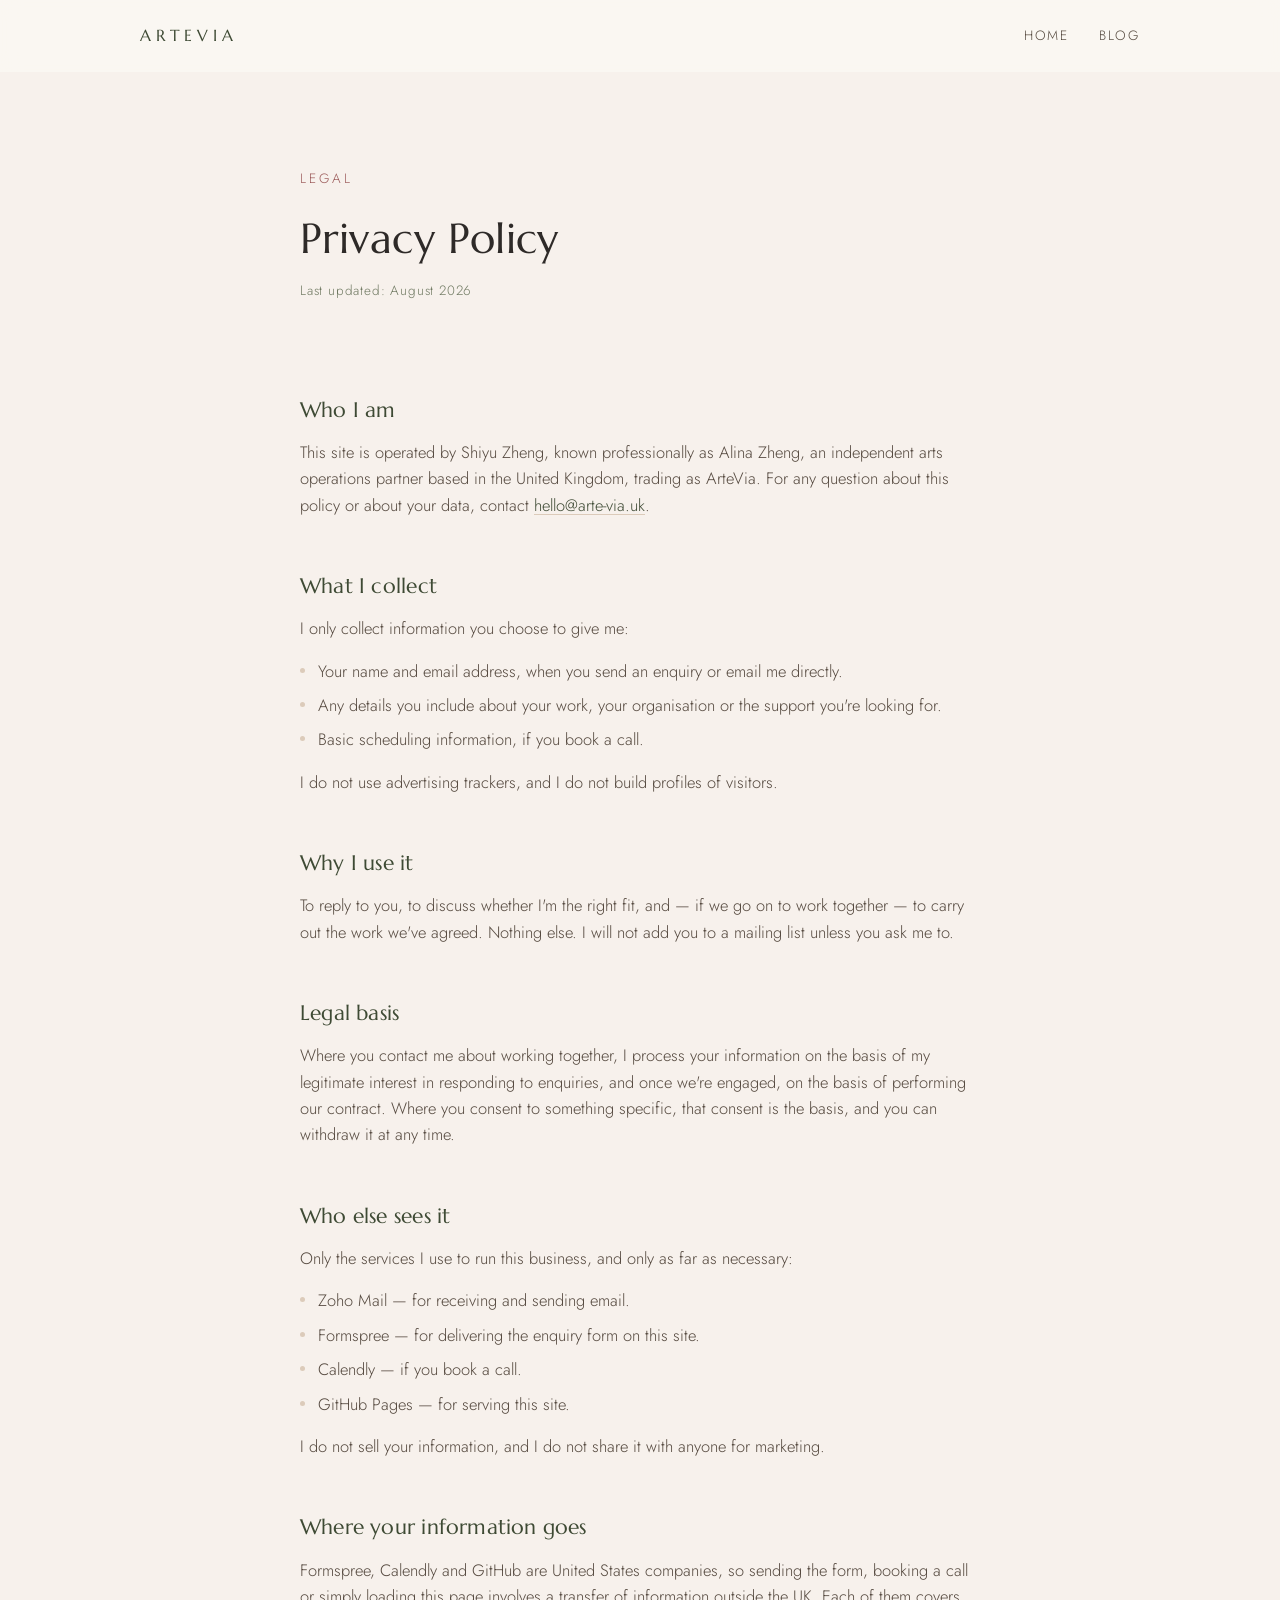
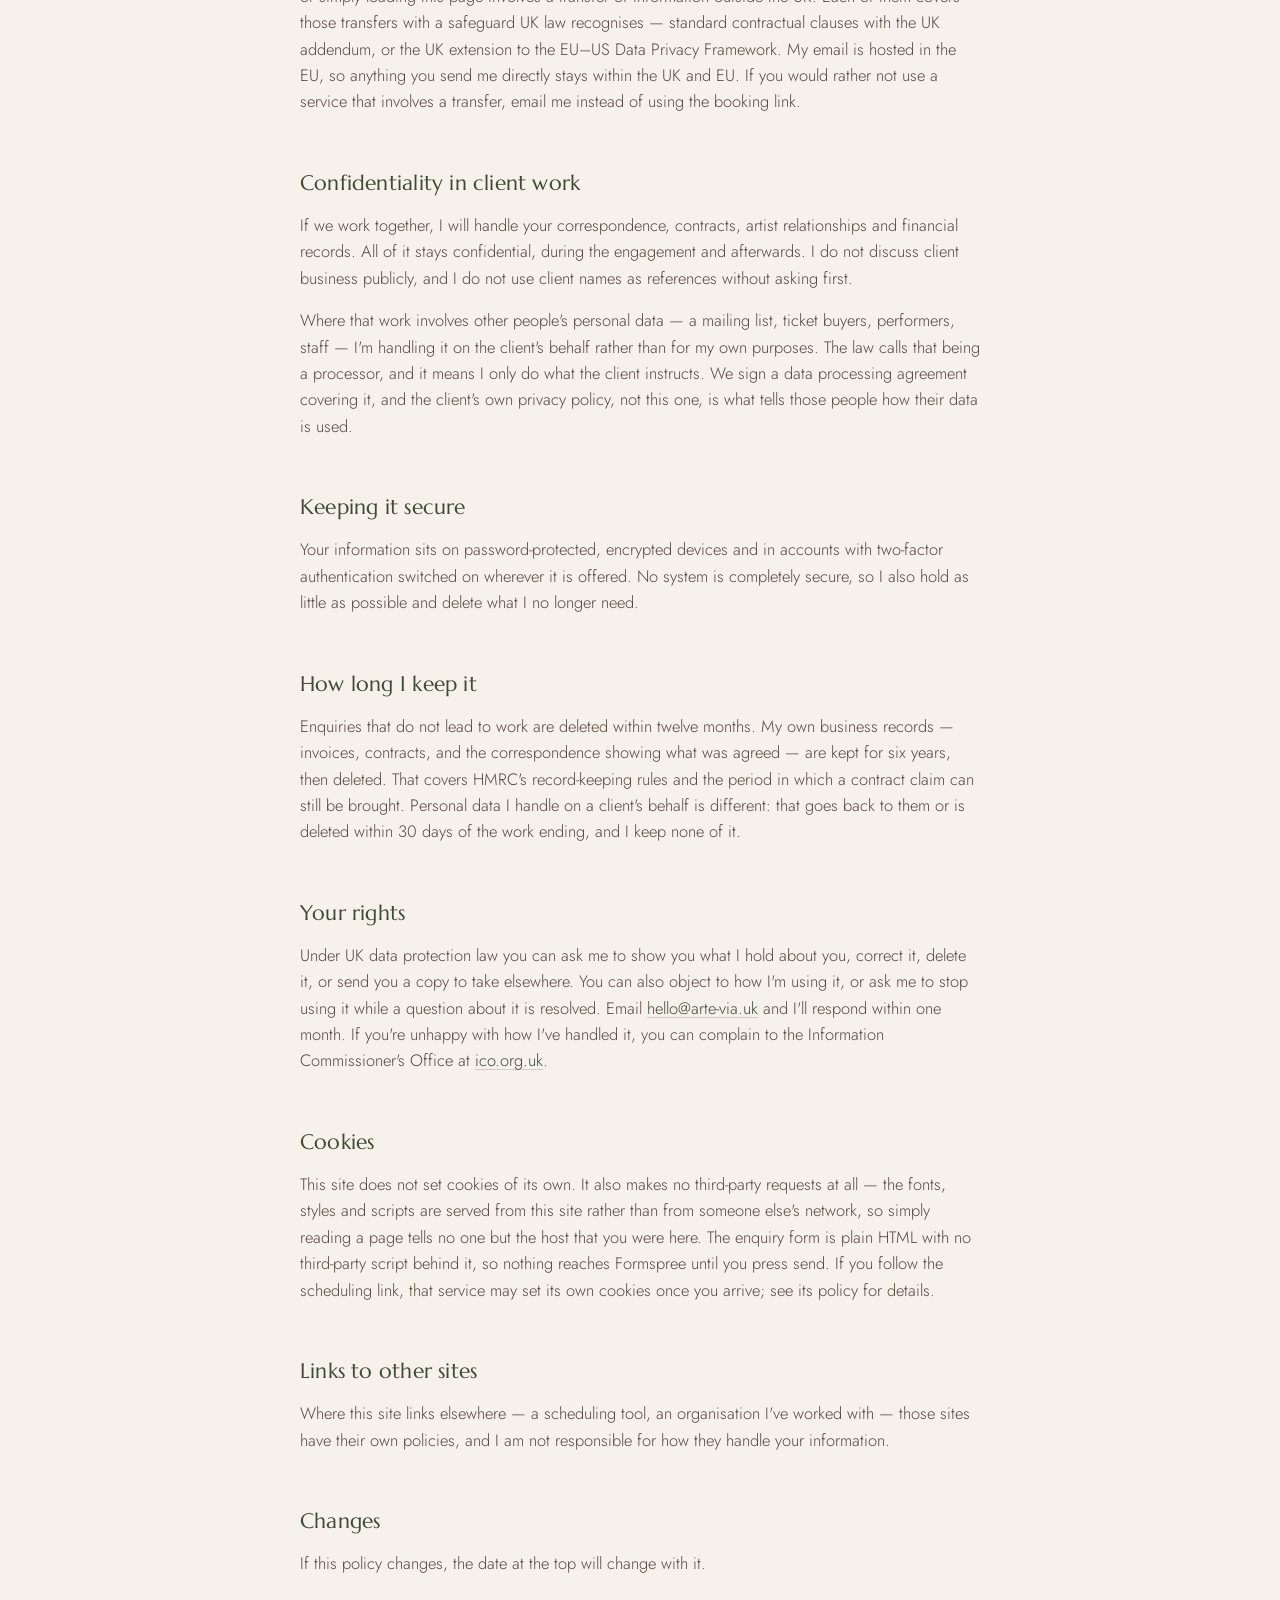
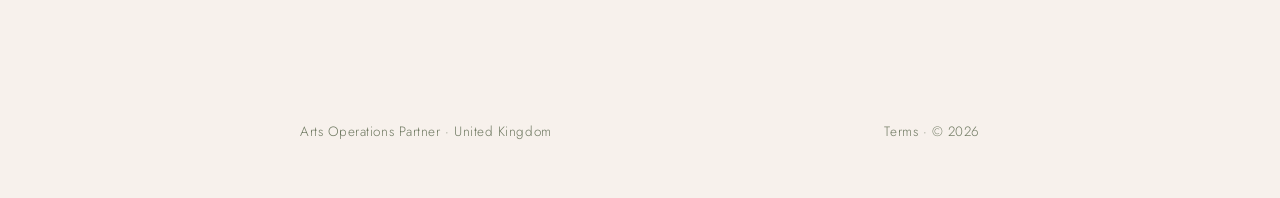
<file: site/privacy.html>
<!DOCTYPE html>
<html lang="en">
<head>
<meta charset="UTF-8">
<meta name="viewport" content="width=device-width, initial-scale=1.0">
<title>Privacy Policy — Arts Operations Partner</title>
<meta name="description" content="How ArteVia handles your information — what is collected, why it is used, who else sees it, and the rights you have over it.">
<link rel="canonical" href="https://arte-via.uk/privacy.html">

<meta property="og:type" content="website">
<meta property="og:site_name" content="ArteVia">
<meta property="og:url" content="https://arte-via.uk/privacy.html">
<meta property="og:title" content="Privacy Policy">
<meta property="og:description" content="How ArteVia handles your information — what is collected, why it is used, who else sees it, and the rights you have over it.">
<meta property="og:image" content="https://arte-via.uk/og.png">
<meta property="og:image:width" content="1200">
<meta property="og:image:height" content="630">
<meta name="twitter:card" content="summary_large_image">

<link rel="icon" href="favicon.svg" type="image/svg+xml">
<link rel="icon" href="favicon-32.png" sizes="32x32" type="image/png">
<link rel="apple-touch-icon" href="apple-touch-icon.png">
<meta name="theme-color" content="#3E4A34">
<link rel="preload" href="fonts/marcellus-latin-400-normal.woff2" as="font" type="font/woff2" crossorigin>
<link rel="preload" href="fonts/jost-latin-400-normal.woff2" as="font" type="font/woff2" crossorigin>
<link rel="stylesheet" href="site.css">
</head>
<body class="page-legal">

<div class="nav">
  <div class="shell">
    <a class="mark" href="index.html"><span class="wordmark">ArteVia</span></a>
    <div class="nav-links"><a href="index.html">Home</a><a href="blog.html">Blog</a></div>
  </div>
</div>

<div class="shell">
  <div class="head">
    <div class="eyebrow">Legal</div>
    <h1>Privacy Policy</h1>
    <p class="updated">Last updated: August 2026</p>
  </div>

  <div class="doc">

    <h2>Who I am</h2>
    <p>This site is operated by Shiyu Zheng, known professionally as Alina Zheng, an independent arts operations partner based in the United Kingdom, trading as ArteVia. For any question about this policy or about your data, contact <a href="mailto:hello@arte-via.uk">hello@arte-via.uk</a>.</p>

    <h2>What I collect</h2>
    <p>I only collect information you choose to give me:</p>
    <ul>
      <li>Your name and email address, when you send an enquiry or email me directly.</li>
      <li>Any details you include about your work, your organisation or the support you're looking for.</li>
      <li>Basic scheduling information, if you book a call.</li>
    </ul>
    <p>I do not use advertising trackers, and I do not build profiles of visitors.</p>

    <h2>Why I use it</h2>
    <p>To reply to you, to discuss whether I'm the right fit, and — if we go on to work together — to carry out the work we've agreed. Nothing else. I will not add you to a mailing list unless you ask me to.</p>

    <h2>Legal basis</h2>
    <p>Where you contact me about working together, I process your information on the basis of my legitimate interest in responding to enquiries, and once we're engaged, on the basis of performing our contract. Where you consent to something specific, that consent is the basis, and you can withdraw it at any time.</p>

    <h2>Who else sees it</h2>
    <p>Only the services I use to run this business, and only as far as necessary:</p>
    <ul>
      <li>Zoho Mail — for receiving and sending email.</li>
      <li>Formspree — for delivering the enquiry form on this site.</li>
      <li>Calendly — if you book a call.</li>
      <li>GitHub Pages — for serving this site.</li>
    </ul>
    <p>I do not sell your information, and I do not share it with anyone for marketing.</p>

    <h2>Where your information goes</h2>
    <p>Formspree, Calendly and GitHub are United States companies, so sending the form, booking a call or simply loading this page involves a transfer of information outside the UK. Each of them covers those transfers with a safeguard UK law recognises — standard contractual clauses with the UK addendum, or the UK extension to the EU–US Data Privacy Framework. My email is hosted in the EU, so anything you send me directly stays within the UK and EU. If you would rather not use a service that involves a transfer, email me instead of using the booking link.</p>

    <h2>Confidentiality in client work</h2>
    <p>If we work together, I will handle your correspondence, contracts, artist relationships and financial records. All of it stays confidential, during the engagement and afterwards. I do not discuss client business publicly, and I do not use client names as references without asking first.</p>
    <p>Where that work involves other people's personal data — a mailing list, ticket buyers, performers, staff — I'm handling it on the client's behalf rather than for my own purposes. The law calls that being a processor, and it means I only do what the client instructs. We sign a data processing agreement covering it, and the client's own privacy policy, not this one, is what tells those people how their data is used.</p>

    <h2>Keeping it secure</h2>
    <p>Your information sits on password-protected, encrypted devices and in accounts with two-factor authentication switched on wherever it is offered. No system is completely secure, so I also hold as little as possible and delete what I no longer need.</p>

    <h2>How long I keep it</h2>
    <p>Enquiries that do not lead to work are deleted within twelve months. My own business records — invoices, contracts, and the correspondence showing what was agreed — are kept for six years, then deleted. That covers HMRC's record-keeping rules and the period in which a contract claim can still be brought. Personal data I handle on a client's behalf is different: that goes back to them or is deleted within 30 days of the work ending, and I keep none of it.</p>

    <h2>Your rights</h2>
    <p>Under UK data protection law you can ask me to show you what I hold about you, correct it, delete it, or send you a copy to take elsewhere. You can also object to how I'm using it, or ask me to stop using it while a question about it is resolved. Email <a href="mailto:hello@arte-via.uk">hello@arte-via.uk</a> and I'll respond within one month. If you're unhappy with how I've handled it, you can complain to the Information Commissioner's Office at <a href="https://ico.org.uk">ico.org.uk</a>.</p>

    <h2>Cookies</h2>
    <p>This site does not set cookies of its own. It also makes no third-party requests at all — the fonts, styles and scripts are served from this site rather than from someone else's network, so simply reading a page tells no one but the host that you were here. The enquiry form is plain HTML with no third-party script behind it, so nothing reaches Formspree until you press send. If you follow the scheduling link, that service may set its own cookies once you arrive; see its policy for details.</p>

    <h2>Links to other sites</h2>
    <p>Where this site links elsewhere — a scheduling tool, an organisation I've worked with — those sites have their own policies, and I am not responsible for how they handle your information.</p>

    <h2>Changes</h2>
    <p>If this policy changes, the date at the top will change with it.</p>

  </div>
</div>

<div class="shell">
  <footer>
    <span>Arts Operations Partner · United Kingdom</span>
    <span><a href="terms.html">Terms</a> · © 2026</span>
  </footer>
</div>

<script src="site.js"></script>
</body>
</html>
</file>
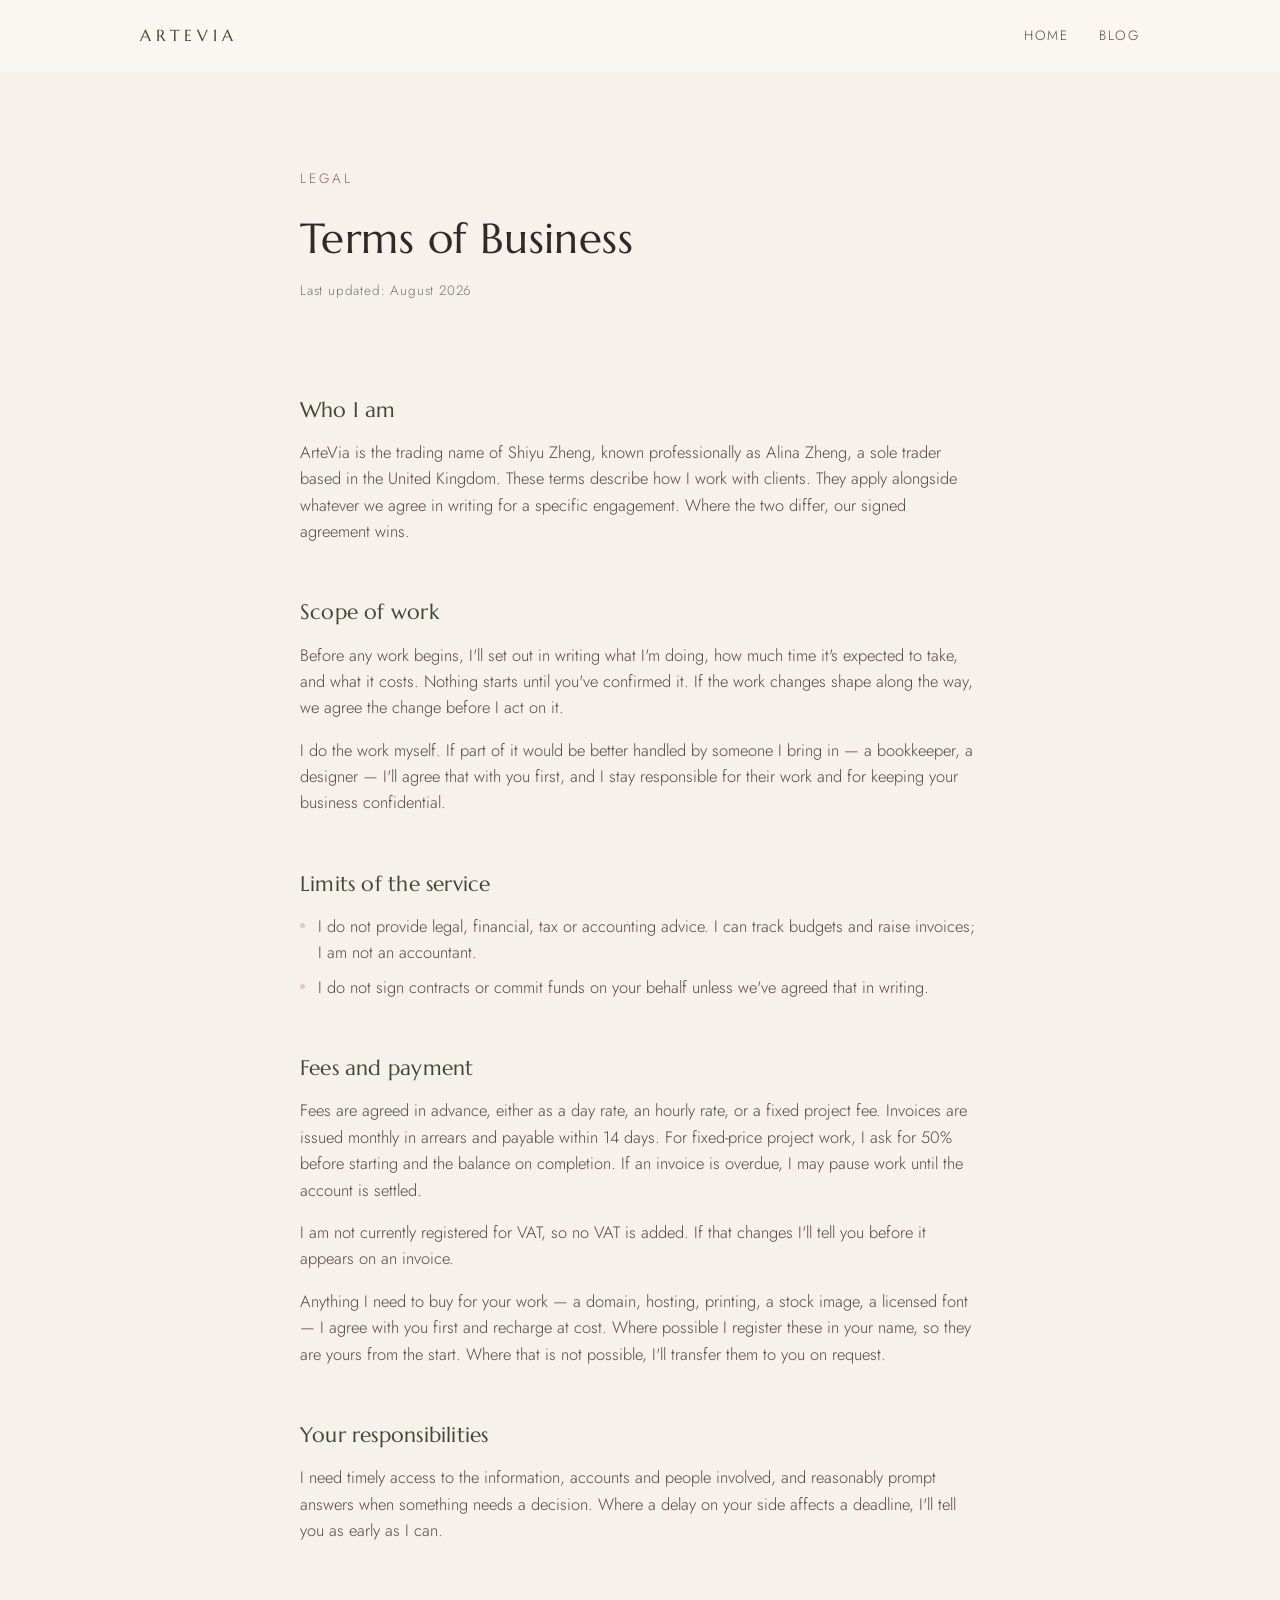
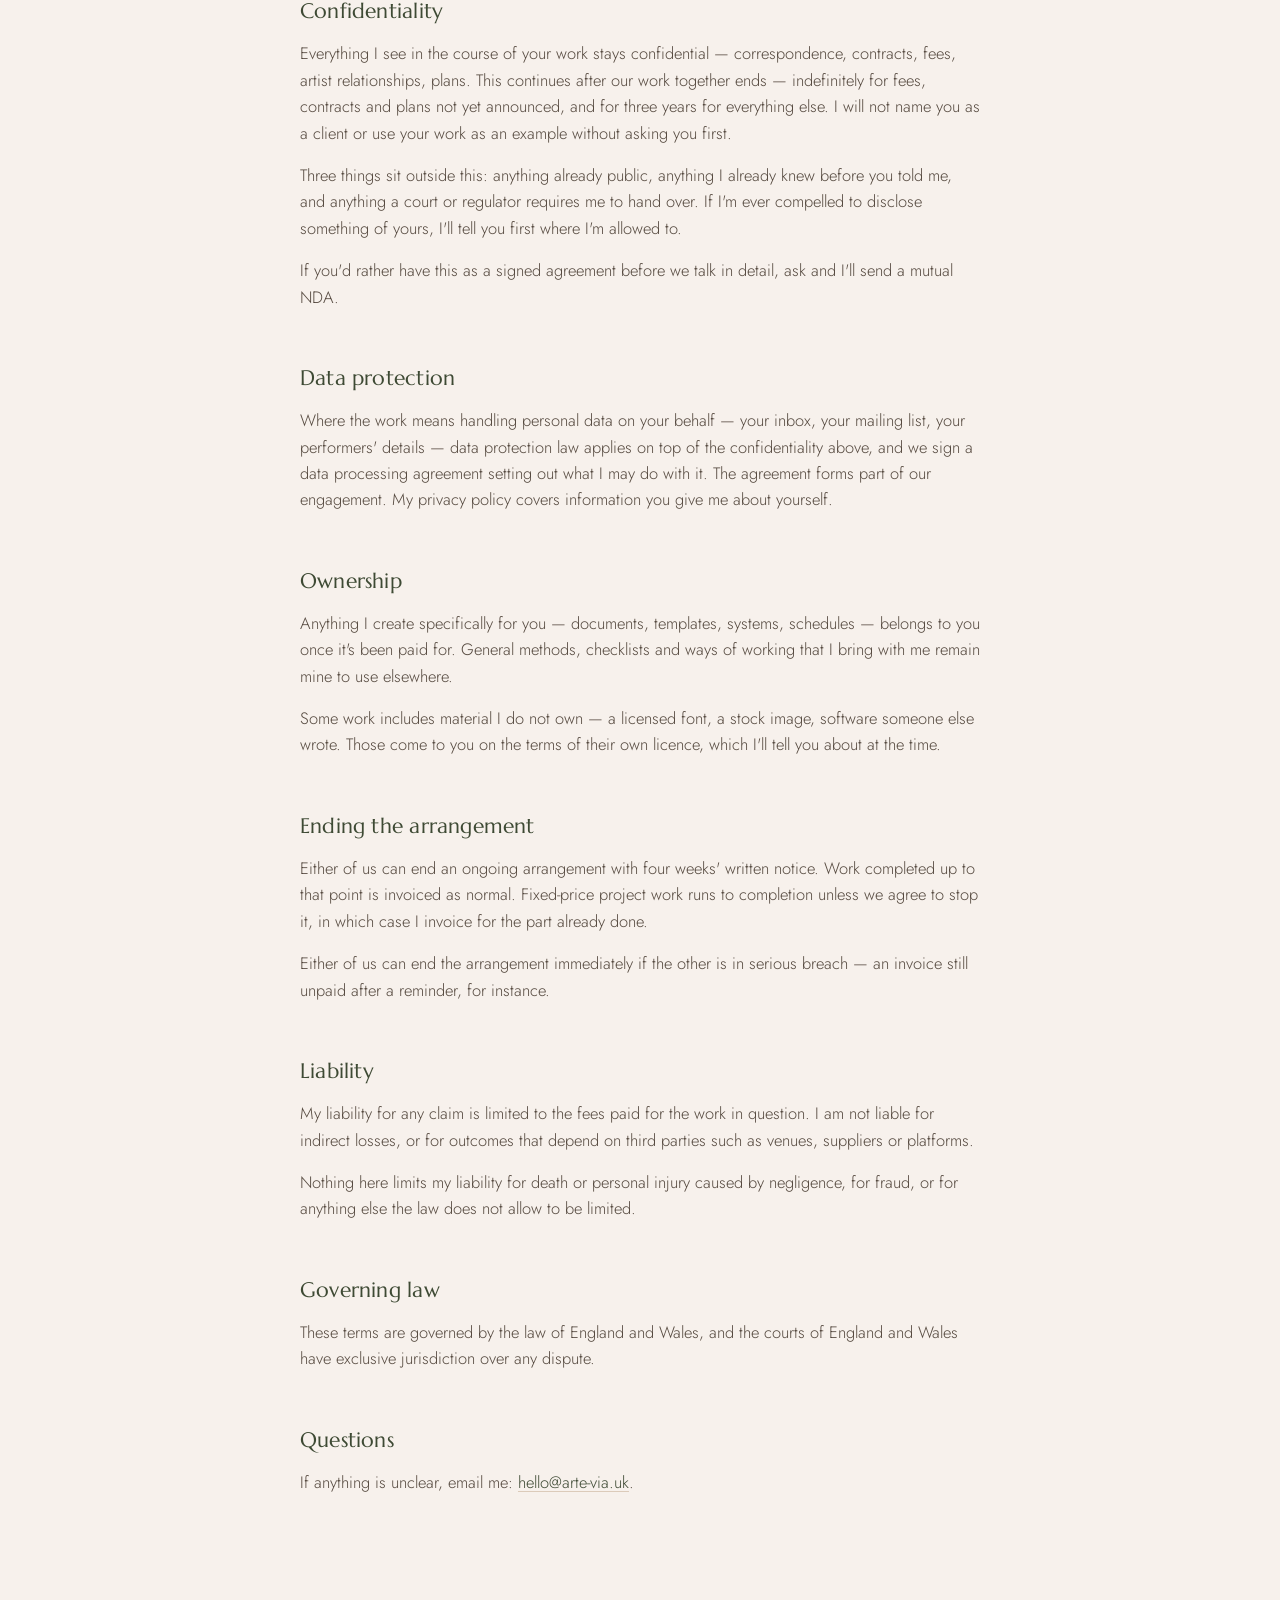
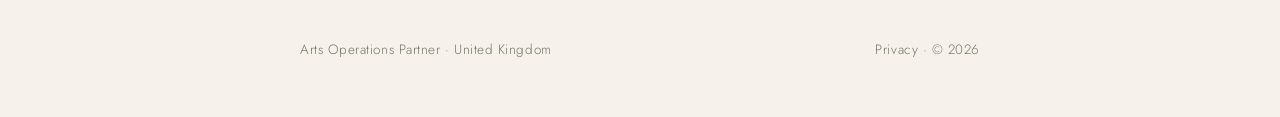
<file: site/terms.html>
<!DOCTYPE html>
<html lang="en">
<head>
<meta charset="UTF-8">
<meta name="viewport" content="width=device-width, initial-scale=1.0">
<title>Terms — Arts Operations Partner</title>
<meta name="description" content="How ArteVia works with clients — scope, fees, confidentiality, ownership, and ending an arrangement. They sit alongside whatever we agree in writing.">
<link rel="canonical" href="https://arte-via.uk/terms.html">

<meta property="og:type" content="website">
<meta property="og:site_name" content="ArteVia">
<meta property="og:url" content="https://arte-via.uk/terms.html">
<meta property="og:title" content="Terms of Business">
<meta property="og:description" content="How ArteVia works with clients — scope, fees, confidentiality, ownership, and ending an arrangement. They sit alongside whatever we agree in writing.">
<meta property="og:image" content="https://arte-via.uk/og.png">
<meta property="og:image:width" content="1200">
<meta property="og:image:height" content="630">
<meta name="twitter:card" content="summary_large_image">

<link rel="icon" href="favicon.svg" type="image/svg+xml">
<link rel="icon" href="favicon-32.png" sizes="32x32" type="image/png">
<link rel="apple-touch-icon" href="apple-touch-icon.png">
<meta name="theme-color" content="#3E4A34">
<link rel="preload" href="fonts/marcellus-latin-400-normal.woff2" as="font" type="font/woff2" crossorigin>
<link rel="preload" href="fonts/jost-latin-400-normal.woff2" as="font" type="font/woff2" crossorigin>
<link rel="stylesheet" href="site.css">
</head>
<body class="page-legal">

<div class="nav">
  <div class="shell">
    <a class="mark" href="index.html"><span class="wordmark">ArteVia</span></a>
    <div class="nav-links"><a href="index.html">Home</a><a href="blog.html">Blog</a></div>
  </div>
</div>

<div class="shell">
  <div class="head">
    <div class="eyebrow">Legal</div>
    <h1>Terms of Business</h1>
    <p class="updated">Last updated: August 2026</p>
  </div>

  <div class="doc">

    <h2>Who I am</h2>
    <p>ArteVia is the trading name of Shiyu Zheng, known professionally as Alina Zheng, a sole trader based in the United Kingdom. These terms describe how I work with clients. They apply alongside whatever we agree in writing for a specific engagement. Where the two differ, our signed agreement wins.</p>

    <h2>Scope of work</h2>
    <p>Before any work begins, I'll set out in writing what I'm doing, how much time it's expected to take, and what it costs. Nothing starts until you've confirmed it. If the work changes shape along the way, we agree the change before I act on it.</p>
    <p>I do the work myself. If part of it would be better handled by someone I bring in — a bookkeeper, a designer — I'll agree that with you first, and I stay responsible for their work and for keeping your business confidential.</p>

    <h2>Limits of the service</h2>
    <ul>
      <li>I do not provide legal, financial, tax or accounting advice. I can track budgets and raise invoices; I am not an accountant.</li>
      <li>I do not sign contracts or commit funds on your behalf unless we've agreed that in writing.</li>
    </ul>

    <h2>Fees and payment</h2>
    <p>Fees are agreed in advance, either as a day rate, an hourly rate, or a fixed project fee. Invoices are issued monthly in arrears and payable within 14 days. For fixed-price project work, I ask for 50% before starting and the balance on completion. If an invoice is overdue, I may pause work until the account is settled.</p>
    <p>I am not currently registered for VAT, so no VAT is added. If that changes I'll tell you before it appears on an invoice.</p>
    <p>Anything I need to buy for your work — a domain, hosting, printing, a stock image, a licensed font — I agree with you first and recharge at cost. Where possible I register these in your name, so they are yours from the start. Where that is not possible, I'll transfer them to you on request.</p>

    <h2>Your responsibilities</h2>
    <p>I need timely access to the information, accounts and people involved, and reasonably prompt answers when something needs a decision. Where a delay on your side affects a deadline, I'll tell you as early as I can.</p>

    <h2>Confidentiality</h2>
    <p>Everything I see in the course of your work stays confidential — correspondence, contracts, fees, artist relationships, plans. This continues after our work together ends — indefinitely for fees, contracts and plans not yet announced, and for three years for everything else. I will not name you as a client or use your work as an example without asking you first.</p>
    <p>Three things sit outside this: anything already public, anything I already knew before you told me, and anything a court or regulator requires me to hand over. If I'm ever compelled to disclose something of yours, I'll tell you first where I'm allowed to.</p>
    <p>If you'd rather have this as a signed agreement before we talk in detail, ask and I'll send a mutual NDA.</p>

    <h2>Data protection</h2>
    <p>Where the work means handling personal data on your behalf — your inbox, your mailing list, your performers' details — data protection law applies on top of the confidentiality above, and we sign a data processing agreement setting out what I may do with it. The agreement forms part of our engagement. My privacy policy covers information you give me about yourself.</p>

    <h2>Ownership</h2>
    <p>Anything I create specifically for you — documents, templates, systems, schedules — belongs to you once it's been paid for. General methods, checklists and ways of working that I bring with me remain mine to use elsewhere.</p>
    <p>Some work includes material I do not own — a licensed font, a stock image, software someone else wrote. Those come to you on the terms of their own licence, which I'll tell you about at the time.</p>

    <h2>Ending the arrangement</h2>
    <p>Either of us can end an ongoing arrangement with four weeks' written notice. Work completed up to that point is invoiced as normal. Fixed-price project work runs to completion unless we agree to stop it, in which case I invoice for the part already done.</p>
    <p>Either of us can end the arrangement immediately if the other is in serious breach — an invoice still unpaid after a reminder, for instance.</p>

    <h2>Liability</h2>
    <p>My liability for any claim is limited to the fees paid for the work in question. I am not liable for indirect losses, or for outcomes that depend on third parties such as venues, suppliers or platforms.</p>
    <p>Nothing here limits my liability for death or personal injury caused by negligence, for fraud, or for anything else the law does not allow to be limited.</p>

    <h2>Governing law</h2>
    <p>These terms are governed by the law of England and Wales, and the courts of England and Wales have exclusive jurisdiction over any dispute.</p>

    <h2>Questions</h2>
    <p>If anything is unclear, email me: <a href="mailto:hello@arte-via.uk">hello@arte-via.uk</a>.</p>

  </div>
</div>

<div class="shell">
  <footer>
    <span>Arts Operations Partner · United Kingdom</span>
    <span><a href="privacy.html">Privacy</a> · © 2026</span>
  </footer>
</div>

<script src="site.js"></script>
</body>
</html>
</file>
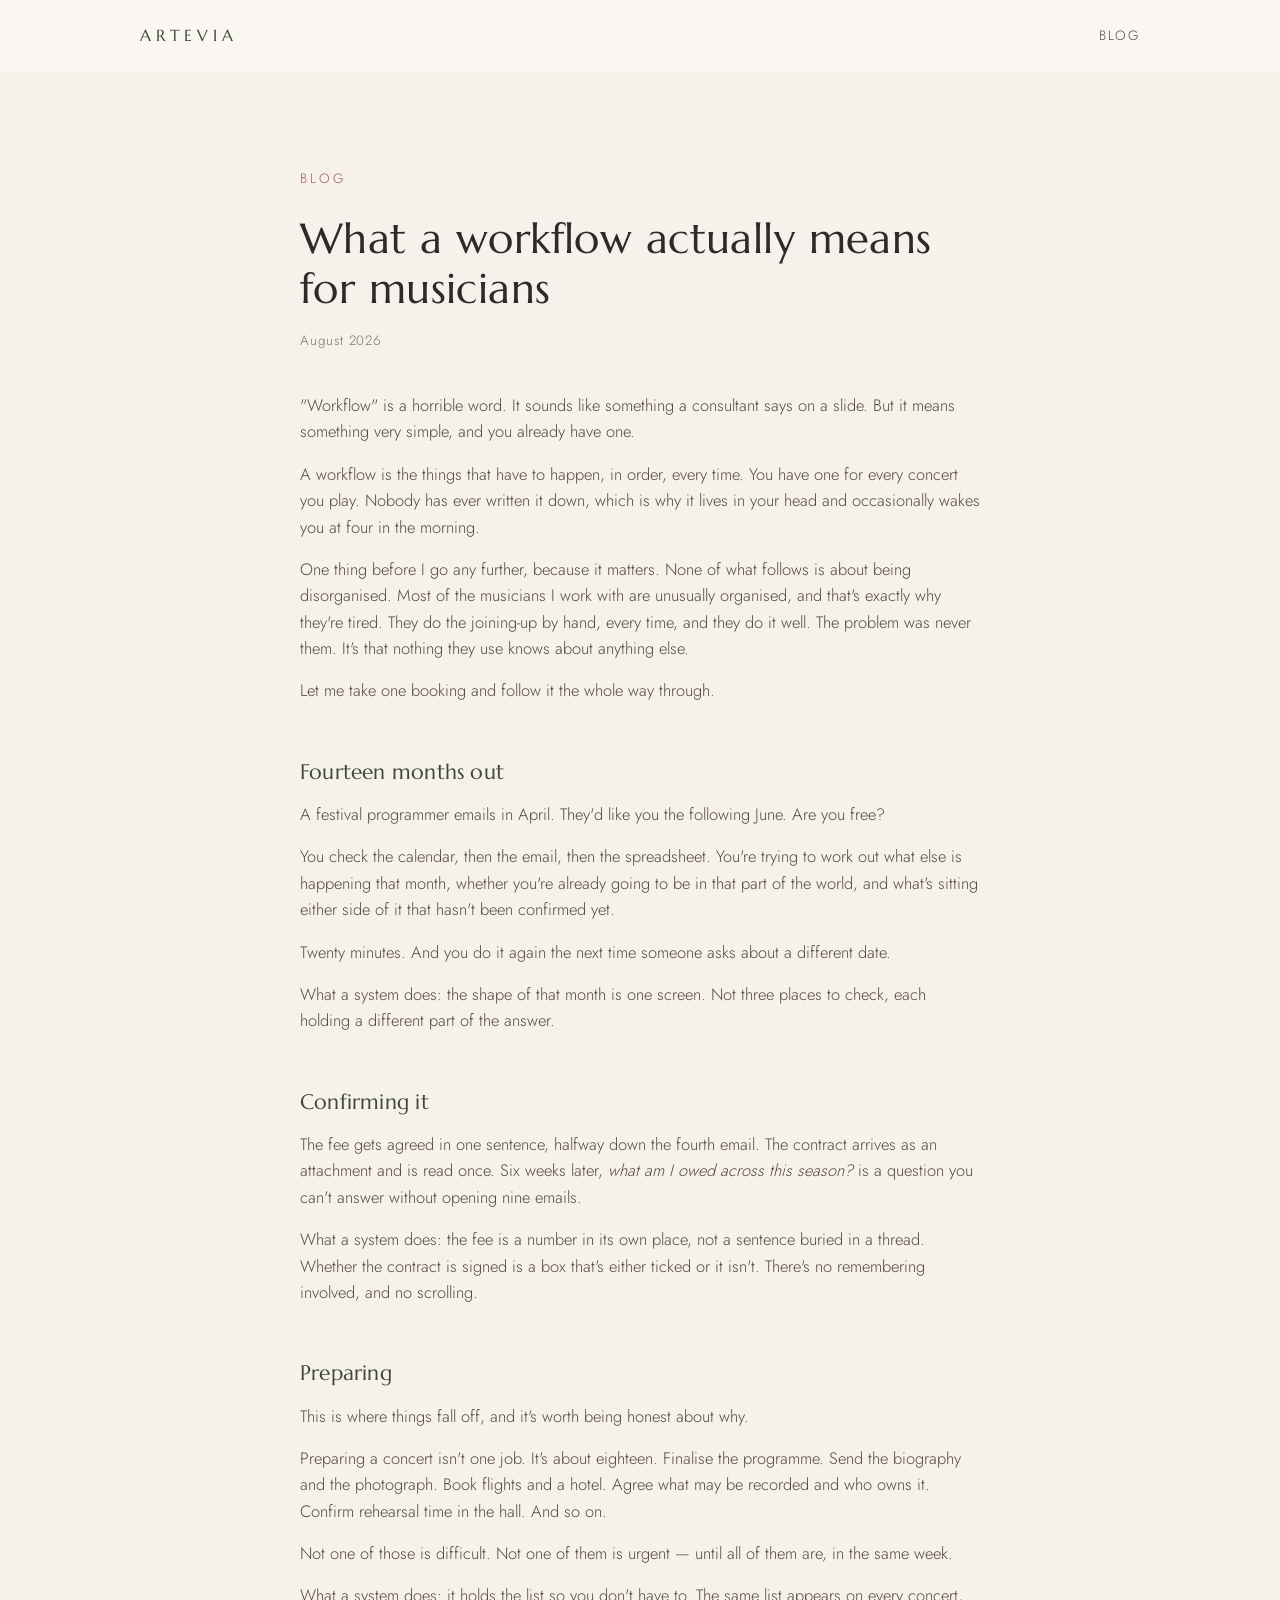
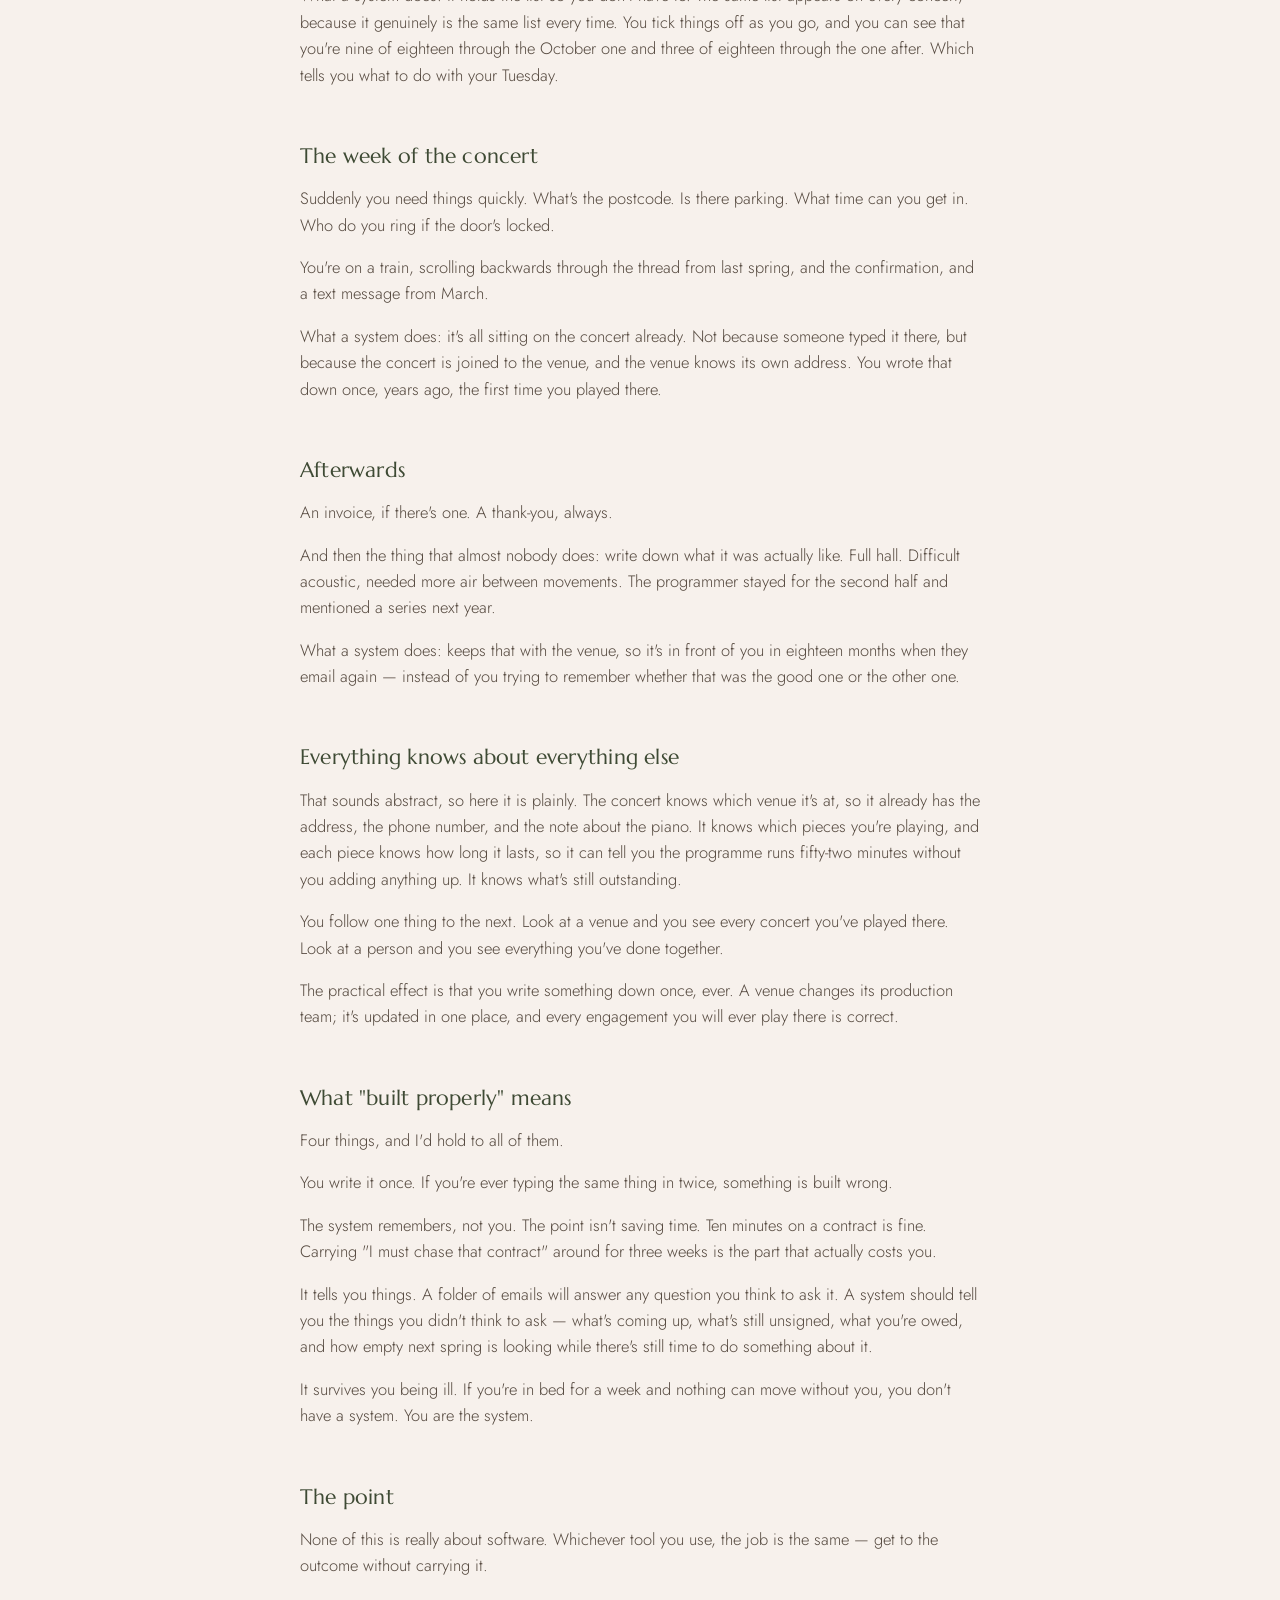
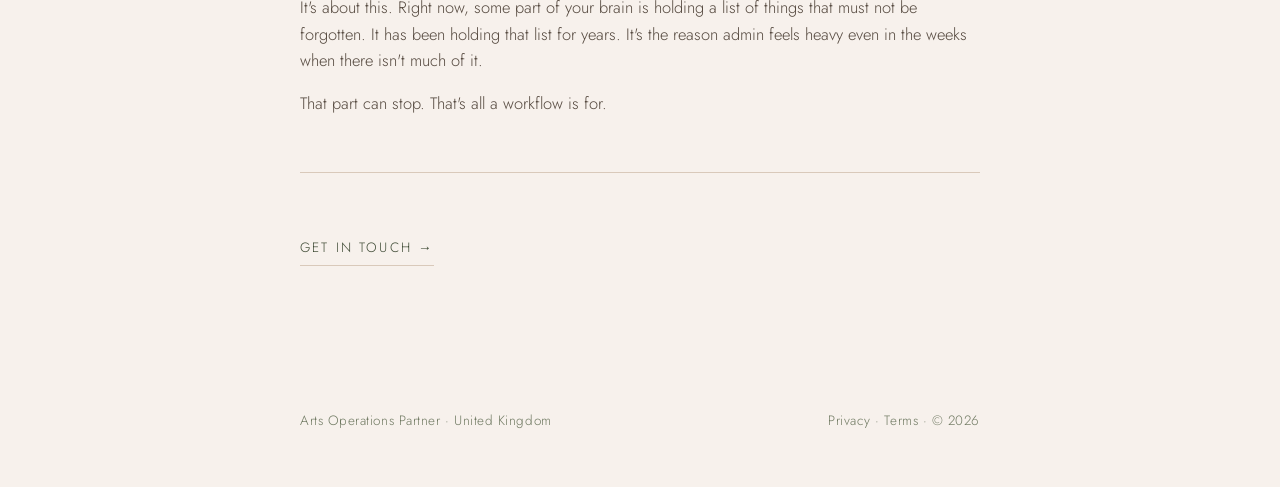
<file: site/workflow-for-musicians.html>
<!DOCTYPE html>
<html lang="en">
<head>
<meta charset="UTF-8">
<meta name="viewport" content="width=device-width, initial-scale=1.0">
<title>What a workflow actually means for musicians — Arts Operations Partner</title>
<meta name="description" content="&quot;Workflow&quot; sounds like a word a consultant made up. It isn't. Here's what it actually means, followed all the way through one concert.">
<link rel="canonical" href="https://arte-via.uk/workflow-for-musicians.html">

<meta property="og:type" content="article">
<meta property="og:site_name" content="ArteVia">
<meta property="og:url" content="https://arte-via.uk/workflow-for-musicians.html">
<meta property="og:title" content="What a workflow actually means for musicians">
<meta property="og:description" content="&quot;Workflow&quot; sounds like a word a consultant made up. It isn't. Here's what it actually means, followed all the way through one concert.">
<meta property="og:image" content="https://arte-via.uk/og.png">
<meta property="og:image:width" content="1200">
<meta property="og:image:height" content="630">
<meta name="twitter:card" content="summary_large_image">

<link rel="icon" href="favicon.svg" type="image/svg+xml">
<link rel="icon" href="favicon-32.png" sizes="32x32" type="image/png">
<link rel="apple-touch-icon" href="apple-touch-icon.png">
<meta name="theme-color" content="#3E4A34">
<link rel="preload" href="fonts/marcellus-latin-400-normal.woff2" as="font" type="font/woff2" crossorigin>
<link rel="preload" href="fonts/jost-latin-400-normal.woff2" as="font" type="font/woff2" crossorigin>
<link rel="stylesheet" href="site.css">
</head>
<body class="page-legal">

<div class="nav">
  <div class="shell">
    <a class="mark" href="index.html" aria-label="Home">
      <span class="wordmark">ArteVia</span>
    </a>
    <div class="nav-links">
      <a href="blog.html">Blog</a>
    </div>
  </div>
</div>

<div class="shell">
  <div class="head">
    <div class="eyebrow">Blog</div>
    <h1>What a workflow actually means for musicians</h1>
    <p class="updated">August 2026</p>
  </div>

  <div class="doc">

    <p>"Workflow" is a horrible word. It sounds like something a
      consultant says on a slide. But it means something very simple, and you already
      have one.</p>

    <p>A workflow is the things that have to happen, in order, every time. You have one
      for every concert you play. Nobody has ever written it down, which is why it lives
      in your head and occasionally wakes you at four in the morning.</p>

    <p>One thing before I go any further, because it matters. None of what follows is
      about being disorganised. Most of the musicians I work with are unusually
      organised, and that's exactly why they're tired. They do the joining-up by hand,
      every time, and they do it well. The problem was never them. It's that nothing
      they use knows about anything else.</p>

    <p>Let me take one booking and follow it the whole way through.</p>

    <h2>Fourteen months out</h2>

    <p>A festival programmer emails in April. They'd like you the following June. Are
      you free?</p>

    <p>You check the calendar, then the email, then the spreadsheet. You're trying to
      work out what else is happening that month, whether you're already going to be in
      that part of the world, and what's sitting either side of it that hasn't been
      confirmed yet.</p>

    <p>Twenty minutes. And you do it again the next time someone asks about a different
      date.</p>

    <p>What a system does: the shape of that month is one screen. Not three places to
      check, each holding a different part of the answer.</p>

    <h2>Confirming it</h2>

    <p>The fee gets agreed in one sentence, halfway down the fourth email. The contract
      arrives as an attachment and is read once. Six weeks later, <em>what am I owed
      across this season?</em> is a question you can't answer without opening nine
      emails.</p>

    <p>What a system does: the fee is a number in its own place, not a sentence buried
      in a thread. Whether the contract is signed is a box that's either ticked or it
      isn't. There's no remembering involved, and no scrolling.</p>

    <h2>Preparing</h2>

    <p>This is where things fall off, and it's worth being honest about why.</p>

    <p>Preparing a concert isn't one job. It's about eighteen. Finalise the programme.
      Send the biography and the photograph. Book flights and a hotel. Agree what may be
      recorded and who owns it. Confirm rehearsal time in the hall. And so on.</p>

    <p>Not one of those is difficult. Not one of them is urgent — until all of them are,
      in the same week.</p>

    <p>What a system does: it holds the list so you don't have to. The same list appears
      on every concert, because it genuinely is the same list every time. You tick things
      off as you go, and you can see that you're nine of eighteen through the October one
      and three of eighteen through the one after. Which tells you what to do with your
      Tuesday.</p>

    <h2>The week of the concert</h2>

    <p>Suddenly you need things quickly. What's the postcode. Is there parking. What time
      can you get in. Who do you ring if the door's locked.</p>

    <p>You're on a train, scrolling backwards through the thread from last spring, and
      the confirmation, and a text message from March.</p>

    <p>What a system does: it's all sitting on the concert already. Not because someone
      typed it there, but because the concert is joined to the venue, and the venue knows
      its own address. You wrote that down once, years ago, the first time you played
      there.</p>

    <h2>Afterwards</h2>

    <p>An invoice, if there's one. A thank-you, always.</p>

    <p>And then the thing that almost nobody does: write down what it was actually like.
      Full hall. Difficult acoustic, needed more air between movements. The programmer
      stayed for the second half and mentioned a series next year.</p>

    <p>What a system does: keeps that with the venue, so it's in front of you in eighteen
      months when they email again — instead of you trying to remember whether that was
      the good one or the other one.</p>

    <h2>Everything knows about everything else</h2>

    <p>That sounds abstract, so here it is plainly. The concert knows which venue it's
      at, so it already has the address, the phone number, and the note about the piano.
      It knows which pieces you're playing, and each piece knows how long it lasts, so it
      can tell you the programme runs fifty-two minutes without you adding anything up.
      It knows what's still outstanding.</p>

    <p>You follow one thing to the next. Look at a venue and you see every concert you've
      played there. Look at a person and you see everything you've done together.</p>

    <p>The practical effect is that you write something down once, ever. A venue changes
      its production team; it's updated in one place, and every engagement you will ever
      play there is correct.</p>

    <h2>What "built properly" means</h2>

    <p>Four things, and I'd hold to all of them.</p>

    <p>You write it once. If you're ever typing the same thing in twice, something is
      built wrong.</p>

    <p>The system remembers, not you. The point isn't saving time. Ten minutes on a
      contract is fine. Carrying "I must chase that contract" around for three weeks is
      the part that actually costs you.</p>

    <p>It tells you things. A folder of emails will answer any question you think to ask
      it. A system should tell you the things you didn't think to ask — what's coming up,
      what's still unsigned, what you're owed, and how empty next spring is looking while
      there's still time to do something about it.</p>

    <p>It survives you being ill. If you're in bed for a week and nothing can move without
      you, you don't have a system. You are the system.</p>

    <h2>The point</h2>

    <p>None of this is really about software. Whichever tool you use, the job is the same
      — get to the outcome without carrying it.</p>

    <p>It's about this. Right now, some part of your brain is holding a list of things
      that must not be forgotten. It has been holding that list for years. It's the
      reason admin feels heavy even in the weeks when there isn't much of it.</p>

    <p>That part can stop. That's all a workflow is for.</p>

    <p class="post-end"><a class="more" href="index.html#contact">Get in touch →</a></p>

  </div>
</div>

<div class="shell">
  <footer>
    <span>Arts Operations Partner · United Kingdom</span>
    <span><a href="privacy.html">Privacy</a> · <a href="terms.html">Terms</a> · © 2026</span>
  </footer>
</div>

<script src="site.js"></script>
</body>
</html>
</file>
<file: site/site.css>
/* =============================================================
   ArteVia — shared stylesheet for every page
   -------------------------------------------------------------
   Where two pages disagreed, the homepage wins. The only
   exceptions are marked PAGE MODIFIER and explained inline.
   ============================================================= */


/* -------------------------------------------------------------
   0 · Fonts — self-hosted, deliberately
   -------------------------------------------------------------
   These were loaded from fonts.googleapis.com, which sends every
   visitor's IP address to Google before the page renders. A German
   court has held that this breaches GDPR without consent, and this
   site publishes a privacy policy saying it uses no trackers.
   Serving the files ourselves makes that sentence true and removes
   a render-blocking third-party request.

   Both faces are SIL Open Font License 1.1 — redistribution is
   permitted. Latin subset only, woff2 only, 44KB total.
   Marcellus © Astigmatic. Jost © The Jost Project Authors.
   ------------------------------------------------------------- */
@font-face{
  font-family:'Marcellus';font-style:normal;font-weight:400;font-display:swap;
  src:url('fonts/marcellus-latin-400-normal.woff2') format('woff2');
}
@font-face{
  font-family:'Jost';font-style:normal;font-weight:300;font-display:swap;
  src:url('fonts/jost-latin-300-normal.woff2') format('woff2');
}
@font-face{
  font-family:'Jost';font-style:normal;font-weight:400;font-display:swap;
  src:url('fonts/jost-latin-400-normal.woff2') format('woff2');
}
@font-face{
  font-family:'Jost';font-style:normal;font-weight:500;font-display:swap;
  src:url('fonts/jost-latin-500-normal.woff2') format('woff2');
}


/* -------------------------------------------------------------
   1 · Tokens
   ------------------------------------------------------------- */
:root{
  --bone:#F7F1EC;
  --sand:#EBE0D6;
  --sand-deep:#DCCBBA;
  --olive:#3E4A34;
  --olive-soft:#6E7860;
  --terracotta:#9C5B5A;
  --ink:#2E2A28;
  --ink-soft:#55493F;
  --line:#D9C9BA;
  /* the one light green on the site. It was already here as a raw hex
     inside .way-btn; this names it rather than adding it. 5.80:1 on olive. */
  --sage:#C7CEBA;
  --nav-h:72px;

  /* type scale — every step has one job */
  --t-micro:11.5px;   /* labels inside a component */
  --t-small:13.5px;   /* nav, footer, page eyebrows */
  --t-body:16.5px;    /* all body copy */
  --t-lead:19px;      /* lead paragraphs */
  --t-h3:21px;        /* card titles */
  --t-statement:24px; /* pull quotes */
  --t-h2:30px;        /* section headings */
  --t-h1:clamp(38px,4.8vw,54px);

  /* spacing scale — 8px base */
  --s-1:8px;  --s-2:16px; --s-3:24px; --s-4:32px;
  --s-5:40px; --s-6:56px; --s-7:72px; --s-8:96px;

  /* reading measure — overridden per page type below */
  --measure:1080px;
}


/* -------------------------------------------------------------
   2 · Reset and base
   ------------------------------------------------------------- */
*{box-sizing:border-box;margin:0;padding:0;}

html{scroll-behavior:smooth;scroll-padding-top:var(--nav-h);}

/* 300 stays. Tried 400 and it read heavy against Marcellus — the light weight
   is what keeps the body quiet under the serif headings. Don't "fix" this. */
body{
  font-family:'Jost',sans-serif;font-weight:300;
  color:var(--ink);background:var(--bone);
  line-height:1.6;font-size:var(--t-body);
  -webkit-font-smoothing:antialiased;
}

h1,h2,h3{
  font-family:'Marcellus',serif;font-weight:400;
  letter-spacing:0.01em;line-height:1.2;
}

a{color:inherit;}

/* STANDING RULE — a link never breaks across two lines, at any width.
   Applies to every link that is a short phrase or a call to action. */
.cta, .more, .contact-facts dd a, .pkg-more a, .nav-links a, .nav-panel a, footer a{
  white-space:nowrap;
}


/* -------------------------------------------------------------
   3 · Layout
   ------------------------------------------------------------- */
.shell{max-width:var(--measure);margin:0 auto;padding:0 40px;}

/* --s-7, not --s-8. Every section pads top and bottom, so at a colour boundary
   the two stack and you see 192px of empty band rather than 96. 72 + 72 = 144
   is a boundary you can read as one gap. */
section{padding:var(--s-7) 0;}

/* sections with little in them get less. Trusted by is a heading and a row of
   logos; a full section's padding around it left it marooned. */
.tight{padding:var(--s-6) 0;}
.alt{background:var(--sand);}

/* PAGE MODIFIER — reading measure.
   Long-form prose at 1080px runs to ~140 characters a line, which is
   unreadable. These pages keep their narrower measure; everything else
   about them follows the homepage. */
body.page-legal{--measure:760px;}

/* About runs at the homepage measure like every other section, prose column
   ~67 characters. It was held at 1000 for a while, splitting the difference
   with the 900 it had as its own page — but that page is gone and is not
   coming back, so there is nothing left to split. Don't reinstate a modifier
   here without a reason that exists. */

/* the nav bar spans the full width regardless of page measure */
.nav .shell{max-width:1080px;}


/* -------------------------------------------------------------
   4 · Navigation
   ------------------------------------------------------------- */
.nav{
  position:sticky;top:0;z-index:60;
  height:var(--nav-h);
  background:rgba(251,248,243,0.86);
  backdrop-filter:blur(10px);
  -webkit-backdrop-filter:blur(10px);
  border-bottom:1px solid transparent;
  transition:border-color .3s, background .3s;
}
.nav.scrolled{border-bottom-color:var(--line);}
.nav .shell{height:100%;display:flex;align-items:center;justify-content:space-between;}

/* wordmark — placeholder for a proper logo */
.mark{display:flex;align-items:center;gap:11px;text-decoration:none;}
.mark .wordmark{
  font-family:'Marcellus',serif;font-size:16px;
  letter-spacing:0.3em;text-transform:uppercase;
  color:var(--olive);transition:color .25s;
}
.mark:hover .wordmark{color:var(--terracotta);}

.nav-links{display:flex;align-items:center;gap:30px;}
.nav-links a{
  font-size:var(--t-small);letter-spacing:0.13em;text-transform:uppercase;
  color:var(--ink-soft);text-decoration:none;
  padding:6px 0;position:relative;
  transition:color .25s;
}
.nav-links a::after{
  content:"";position:absolute;left:0;bottom:0;
  width:0;height:1px;background:var(--terracotta);
  transition:width .3s;
}
.nav-links a:hover{color:var(--terracotta);}
.nav-links a.active{color:var(--terracotta);}
.nav-links a.active::after{width:100%;}
.nav-links a.nav-cta{
  color:var(--olive);border:1px solid var(--line);
  padding:9px 20px;border-radius:999px;
  transition:background .25s,color .25s,border-color .25s;
}
.nav-links a.nav-cta::after{display:none;}
.nav-links a.nav-cta:hover{background:var(--olive);color:var(--bone);border-color:var(--olive);}

/* hamburger — only rendered on pages with a full menu */
.nav-toggle{
  display:none;background:none;border:0;cursor:pointer;
  width:40px;height:40px;padding:9px 8px;
  align-items:center;justify-content:center;flex-direction:column;gap:5px;
}
.nav-toggle span{
  display:block;width:22px;height:1.4px;background:var(--olive);
  transition:transform .3s, opacity .2s;
}
.nav-toggle[aria-expanded="true"] span:nth-child(1){transform:translateY(6.4px) rotate(45deg);}
.nav-toggle[aria-expanded="true"] span:nth-child(2){opacity:0;}
.nav-toggle[aria-expanded="true"] span:nth-child(3){transform:translateY(-6.4px) rotate(-45deg);}

.nav-panel{
  display:none;
  position:fixed;left:0;right:0;top:var(--nav-h);
  background:var(--bone);border-bottom:1px solid var(--line);
  padding:var(--s-2) 0 var(--s-4);z-index:55;
}
.nav-panel.open{display:block;}
.nav-panel a{
  display:block;padding:15px 40px;
  font-size:var(--t-body);letter-spacing:0.1em;text-transform:uppercase;
  color:var(--ink-soft);text-decoration:none;
  border-bottom:1px solid var(--line);
}
.nav-panel a:last-child{border-bottom:0;color:var(--terracotta);}


/* -------------------------------------------------------------
   5 · Footer
   ------------------------------------------------------------- */
footer{
  padding:var(--s-4) 0 var(--s-6);
  display:flex;justify-content:space-between;
  font-size:var(--t-small);letter-spacing:0.04em;
  color:var(--olive-soft);
}
footer a{color:var(--olive-soft);text-decoration:none;}
footer a:hover{color:var(--terracotta);}


/* =============================================================
   6 · Homepage
   ============================================================= */

/* hero — type only, no portrait */
.hero{
  text-align:center;
  padding:clamp(88px,12vw,136px) 0 clamp(72px,9vw,104px);
}

.eyebrow{
  font-size:var(--t-small);letter-spacing:0.22em;text-transform:uppercase;
  color:var(--terracotta);margin-bottom:var(--s-3);
}
/* 24ch is the width at which this headline lands on two lines instead of three.
   17ch and 20ch both broke it three ways — the earlier widening changed where
   the breaks fell without removing one. balance keeps the two lines even, and
   stops a short orphan if the wording changes. */
/* 30ch, not 24ch. The headline and the sub swapped places, and the new h1 is
   68 characters against the old one's 49 — at 24ch it broke over three lines.
   30ch brings it back to two, and balance keeps them even. */
.hero h1{
  font-size:clamp(34px,4.2vw,48px);margin:0 auto 24px;
  max-width:30ch;line-height:1.16;text-wrap:balance;
}
/* the italic followed "handled." down from the h1 into the sub */
.hero h1 em,
.hero-sub em{font-style:italic;color:var(--olive);}
/* 62ch ~= 590px, just wider than the h1's 24ch measure and just wider than this
   sentence needs — so the headline takes two lines, the sub takes one, and both
   blocks are the same width. 40ch was set against the old narrower h1 and now
   wraps the sub for no reason. */
.hero-sub{
  font-size:var(--t-lead);color:var(--ink-soft);
  line-height:1.5;max-width:62ch;margin:0 auto 42px;text-wrap:balance;
}
.cta{
  display:inline-block;font-size:var(--t-small);
  letter-spacing:0.14em;text-transform:uppercase;
  color:var(--olive);text-decoration:none;padding-bottom:7px;
  border-bottom:1px solid var(--olive);
  transition:color .25s,border-color .25s,letter-spacing .25s;
}
.cta:hover{color:var(--terracotta);border-color:var(--terracotta);letter-spacing:0.19em;}

/* 32ch, not 22ch. The old cap was narrower than the longest heading on the
   site, so "What I Can Take Off Your Plate" was forced to wrap and left "Plate"
   alone on the second line. 32ch fits it on one; the cap stays so a future
   longer heading can't run the full 1080px. text-wrap:balance is the safety
   net — anything that does wrap splits evenly instead of orphaning a word.
   Ignored by older browsers, which simply wrap as before. */
/* sentence case, and a step up from --t-h2. Title Case in Marcellus stacks a
   lot of capitals in a serif, which was most of the heaviness. */
.sec-h{
  font-size:32px;color:var(--olive);
  margin:0 auto var(--s-6);max-width:32ch;text-align:center;
  text-wrap:balance;
}

.more{
  display:inline-block;margin-top:32px;
  font-size:var(--t-small);letter-spacing:0.16em;text-transform:uppercase;
  color:var(--olive);text-decoration:none;
  border-bottom:1px solid var(--line);padding-bottom:6px;
  transition:color .25s,border-color .25s;
}
.more:hover{color:var(--terracotta);border-color:var(--terracotta);}

/* the whole joke in one system: a key signature of admin, then a bar of rest */
/* ---- the notation figure ----
   Built from parts: every piece is a <g id> in <defs>, placed with <use>.
   Deleting an icon is deleting one <use> line.

   --fig-bg is the colour the icons knock out of the stave with. It has to match
   whatever section the figure sits in — change it in one place, not seven. */
.bar-fig{
  display:block;width:100%;max-width:720px;height:auto;margin:0 auto;
  --fig-bg:var(--sand);
}
.bar-fig .stv{stroke:var(--olive);stroke-width:1;opacity:.4;}
.bar-fig .barline{stroke:var(--olive);stroke-width:1.4;opacity:.7;}
.bar-fig .barline-thick{fill:var(--olive);opacity:.7;}
.bar-fig .rest{fill:var(--terracotta);}

/* three roles, and only three: the icon body, the knockout behind it, and the
   detail drawn back out of the body in the knockout colour */
.bar-fig .fg{fill:var(--olive);}
.bar-fig .ko{fill:var(--fig-bg);}
.bar-fig .ko-line{
  fill:none;stroke:var(--fig-bg);stroke-width:1.8;
  stroke-linecap:round;stroke-linejoin:round;
}
/* the £ is the real glyph from Jost rather than nine hand-drawn beziers, which
   at 19px across read as a smudge */
.bar-fig .ko-text{
  fill:var(--fig-bg);font-family:'Jost',sans-serif;font-weight:400;
  text-anchor:middle;
}

/* labels are HTML now. Placed on the true bar centres — 221 and 659 of the 900
   viewBox — rather than at a rough 25% and 75%. */
.bar-wrap{margin-top:var(--s-8);}
.bar-labels{
  position:relative;max-width:720px;margin:var(--s-2) auto 0;height:1.4em;
}
.bar-labels span{
  position:absolute;transform:translateX(-50%);
  font-size:var(--t-micro);letter-spacing:0.22em;text-transform:uppercase;
  color:var(--terracotta);
}
.bar-labels span:nth-child(1){left:24.6%;}
.bar-labels span:nth-child(2){left:73.2%;}

/* ---- how it works: two states across the top, the process left to right ----
   States answer "what changes", the diagram answers "how" — outcome first,
   mechanism second. Running the flow horizontally uses the width the section
   already has instead of stacking into a tall thin column. */
.states{
  display:grid;grid-template-columns:repeat(3,1fr);gap:var(--s-3);
  margin-bottom:var(--s-7);
}

/* A hairline, not a filled box. Two reasons. The six cards above are already
   bordered blocks, and a second set directly below read as more of the same.
   And these three sentences run 2, 4 and 3 lines — inside boxes the grid
   stretches all three to the tallest, so the first carries ~50px of dead
   space. A rule aligns the tops without making the difference visible. */
.shift-col{
  border-top:1px solid var(--line);
  padding-top:var(--s-3);
}
.shift-col h3{
  font-size:var(--t-micro);letter-spacing:0.22em;text-transform:uppercase;
  color:var(--terracotta);margin-bottom:var(--s-2);
}
.shift-col p{
  font-size:var(--t-body);line-height:1.55;color:var(--ink-soft);
}

/* ---- the six areas, all open ----
   This was a tabbed picker. It was right when each panel held a package name,
   a duration, a promise, five deliverables and a "you keep" line — sixty-odd
   words, far too much to show six of. The content then shrank to a heading and
   three to five items of two or three words, at which point six tabs, ARIA
   wiring, a JS handler and eighty lines of CSS existed to hide seventy words,
   and the densest section on the page displayed the least. */
.areas{
  display:grid;grid-template-columns:repeat(3,minmax(0,1fr));
  gap:var(--s-2);
}
.area{
  background:var(--bone);border-radius:16px;
  padding:var(--s-3) var(--s-3) var(--s-4);
}
/* the sprite is markup only — it defines the symbols and draws nothing */
.ic-sprite{display:none;}

/* gap 8, not 11. Each icon carries about 3px of its own whitespace inside the
   viewBox, so 11 rendered as ~14 and the mark drifted away from the word.
   margin-bottom stays --s-2. Tried --s-3 on the theory that the title needed
   more air than the gap between items — it doesn't. The title is Marcellus at
   21px in olive with an icon beside it; nothing is going to mistake it for a
   bullet, and 24px just opened a hole under it. */
.area-head{
  display:flex;align-items:center;gap:8px;
  margin-bottom:var(--s-2);
}
/* outline, terracotta, hairline — the same 1.4px weight as the barlines and the
   flow connectors, so the icons join the family rather than sitting on top of
   it. Terracotta because it is the one colour with no field anywhere on the
   page; six hairline marks is enough to register without shouting. */
.area-ic{
  width:22px;height:22px;flex:none;
  fill:none;stroke:var(--terracotta);stroke-width:1.4;
  stroke-linecap:round;stroke-linejoin:round;
}
.area-ic use{overflow:visible;}
.area h3{font-size:var(--t-h3);color:var(--olive);margin-bottom:0;}
.area ul{list-style:none;}
/* 9px was off the 8px scale, and .shift-col li — the same construction on the
   same page — used 12. Both are --s-1 now. */
.area li{
  font-size:var(--t-body);line-height:1.5;color:var(--ink-soft);
  padding:0 0 var(--s-1) 15px;position:relative;
}
.area li:last-child{padding-bottom:0;}
.area li::before{
  content:"";position:absolute;left:0;top:12px;
  width:6px;height:1px;background:var(--terracotta);
}

.pkg-more{
  margin:var(--s-6) 0 0;
  text-align:center;font-size:var(--t-body);color:var(--ink-soft);
}
.pkg-more a{
  color:var(--olive);text-decoration:none;
  border-bottom:1px solid var(--line);padding-bottom:3px;
  transition:color .25s,border-color .25s;
}
.pkg-more a:hover{color:var(--terracotta);border-color:var(--terracotta);}


/* ---- the flow, running left to right ----
   Four columns: conversation, the fork, proposal, begin. The fork column is
   wider because it holds two boxes. */
.flow{
  display:grid;grid-template-columns:1fr 1.2fr 1fr 1fr;
  gap:var(--s-5);align-items:center;text-align:center;
}
.flow-node,
.flow-branch{
  background:var(--bone);
  border:1px solid var(--line);
  border-radius:14px;
  padding:var(--s-3) var(--s-2);
}
.flow-node h3,
.flow-branch h3{font-size:var(--t-body);color:var(--olive);margin-bottom:5px;}
.flow-node p,
.flow-branch p{font-size:var(--t-small);color:var(--ink-soft);}

/* horizontal connector into every column after the first */
.flow > * + *{position:relative;}
.flow > * + *::before{
  content:"";position:absolute;
  left:calc(var(--s-5) * -1);top:50%;
  width:var(--s-5);height:1px;
  background:var(--line);
}

/* the fork's connectors stop short. The bracket already occupies --s-3 of the
   gap on each side, so a full-length line would be drawn twice over the same
   pixels — which is what made those two segments look heavier than the rest. */
.flow-split::before{width:calc(var(--s-5) - var(--s-3));}
.flow-split + *::before{
  left:calc((var(--s-5) - var(--s-3)) * -1);
  width:calc(var(--s-5) - var(--s-3));
}

/* the fork: a bracket out to two branches, then back together.
   flex:1 forces the branches to equal height, which is what lets the arm
   positions below be exact. */
.flow-branches{position:relative;display:flex;flex-direction:column;gap:var(--s-3);}
.flow-branch{flex:1;}
.flow-branches::before,
.flow-branches::after{
  content:"";position:absolute;
  top:calc(25% - var(--s-3) / 4);
  bottom:calc(25% - var(--s-3) / 4);
  width:var(--s-3);
  border-top:1px solid var(--line);
  border-bottom:1px solid var(--line);
}
.flow-branches::before{left:calc(var(--s-3) * -1);border-left:1px solid var(--line);}
.flow-branches::after{right:calc(var(--s-3) * -1);border-right:1px solid var(--line);}


/* trusted by */
/* No boxes. These were bordered slots because they used to hold the word
   "Logo" — a placeholder needs a box to be legible at all. Real logos don't:
   a logo is already a shape, and putting a shape inside a box makes the box
   read as the empty space around it rather than as a frame. It was also the
   third set of bordered cards on one page, after the six areas and the two
   contact panels. */
/* flex, not a fixed two-column grid — more logos are expected. Wrapping and
   centring means three, five or six need no change here; only the max-width
   grows. A grid would leave an orphan on the last row. */
/* No captions under these. Each logo already carries its own name, and a line
   of our type underneath would both repeat it and, on a phone where the row
   stacks, put a caption between two logos where it reads as a heading for the
   next one rather than a label for the last. */
.trust-logos{
  display:flex;flex-wrap:wrap;justify-content:center;align-items:center;
  gap:var(--s-6);max-width:520px;margin:0 auto;
}
.trust-slot{display:flex;align-items:center;justify-content:center;}
.trust-slot img{max-width:100%;object-fit:contain;}

/* Two shapes, two heights. A portrait lockup spends most of its height on the
   mark and only ~8% on the name, so it needs more of it to carry the same
   presence as a landscape one. 56 against 70 is the balance. */
.trust-wide img{max-height:56px;}   /* landscape lockup — Chronos            */
.trust-tall img{max-height:70px;}   /* portrait lockup — Duo, Little Keys    */


/* =============================================================
   7 · Closing block — homepage and about
   ============================================================= */
/* --s-6, not --s-8. Two cards holding six short lines don't need 96px of olive
   above and below them; the block was ~400px of colour for very little. */
/* Not centred any more, and --s-7 rather than --s-6: this section now holds a
   six-field form, so it is the tallest block on the page and needs the padding
   of one. Centred text and a form cannot share a section. */
.closing{background:var(--olive);color:var(--bone);padding:var(--s-7) 0;}
.closing h2{font-size:var(--t-h2);margin-bottom:var(--s-3);}

/* Pitch left, form right, equal halves. Uneven columns were tried at 0.85fr
   against 1fr and the intro column — four short lines — just looked starved
   next to a six-field form. Equal columns give each 464px inside the 1000px
   shell, which is what the paired row below is measured against. */
.contact-grid{
  display:grid;grid-template-columns:1fr 1fr;gap:var(--s-7);
  align-items:start;
}

/* the page eyebrow is terracotta, 1.82:1 on olive and unreadable. Sage here. */
.closing .eyebrow{color:var(--sage);}

/* Dimmed, deliberately — it is the supporting sentence, not the offer. 0.72
   is 5.25:1; 0.62 looked better and measured 4.38:1, which fails AA. */
.contact-lead{
  font-size:var(--t-body);color:rgba(247,241,236,0.72);
  margin:0 0 var(--s-5);max-width:42ch;
}

/* The facts, as a list rather than more sentences. Micro uppercase label in
   sage over a --t-lead value, so the email address ends up the second largest
   thing in the column instead of the smallest. */
.contact-facts{display:grid;gap:var(--s-3);}
.contact-facts dt{
  font-size:var(--t-micro);letter-spacing:0.13em;text-transform:uppercase;
  color:var(--sage);margin-bottom:6px;
}
.contact-facts dd{font-size:var(--t-lead);color:var(--bone);margin:0;}
.contact-facts dd a{
  color:var(--bone);text-decoration:none;
  border-bottom:1px solid rgba(247,241,236,0.5);padding-bottom:3px;
  transition:border-color .25s;
}
.contact-facts dd a:hover{border-color:var(--bone);}

/* ---- the form, on olive -------------------------------------------------
   Every value below is measured against #3E4A34. Text needs 4.5:1, a form
   control's boundary needs 3:1. The sand fill and --line border the fields
   carry on a bone page are both invisible here, so they are replaced rather
   than tinted. */
.closing .field label{color:rgba(247,241,236,0.82);}      /* 6.28:1 */
.closing .field ::placeholder{color:rgba(247,241,236,0.82);}  /* 5.19:1 on the field fill */
.closing .field input,
.closing .field select,
.closing .field textarea{
  background:rgba(247,241,236,0.07);                      /* #4B5641 */
  border-color:rgba(247,241,236,0.48);                    /* 3.28:1 — 0.28 was 2.08 and failed */
  color:var(--bone);                                      /* 6.93:1 on the fill */
}
/* the dropdown list is drawn by the OS and inherits from the select, so
   without this the options render bone-on-white and vanish */
.closing .field option{background:var(--olive);color:var(--bone);}
.closing .field input:focus,
.closing .field select:focus,
.closing .field textarea:focus{
  border-color:var(--bone);
  box-shadow:0 0 0 3px rgba(247,241,236,0.16);
}
.closing .form-note,
.closing .form-status{color:rgba(247,241,236,0.82);}
.closing .form-status.error{color:#E8B4A6;}               /* terracotta is 1.82:1 here; this is the same hue lifted */

/* The button inverts — olive on olive is a button you cannot see — and runs
   the full width of the form. An inline pill under a 464px column of fields
   reads as an afterthought; the full bar closes the form off and makes the
   primary action of the page impossible to miss. It is the loudest element
   on the site, deliberately, and only here. */
.closing .enquiry button{
  width:100%;
  color:var(--olive);background:var(--bone);
}
.closing .enquiry button:hover{color:var(--bone);background:var(--terracotta);}
.closing .enquiry button:disabled,
.closing .enquiry button:disabled:hover{color:var(--olive);background:var(--bone);}
.closing .enquiry button:focus-visible{outline-color:var(--bone);}



/* =============================================================
   8 · About page
   ============================================================= */
/* .head is shared with the legal pages, so anything specific to About
   is scoped — otherwise max-width:16ch would clamp "Privacy Policy" too. */
.head{padding:var(--s-8) 0 0;}
/* a step below the homepage hero, deliberately. --t-h1 tops out at 54px and the
   hero was brought down to 48 — which left every interior page with a bigger
   headline than the homepage. The hero should be the largest type on the site. */
.head h1{font-size:clamp(30px,3.6vw,42px);margin-bottom:var(--s-3);}
/* no padding of its own — this used to sit on about.html directly under .head,
   where it needed its own. It now lives inside a <section>, which already pads
   72px top and bottom. Adding more here doubles the gap at the colour boundary. */
/* stretch, not start — and this is the important line in this block.
   The picture has no aspect ratio of its own here: it is exactly as tall as
   the text beside it, whatever the text says. Edit a paragraph in or out and
   the two columns stay level on their own, with nothing to re-tune. That is
   the whole point — a fixed ratio had to be recalculated every time the copy
   moved, and was wrong within a day of being set.

   0.78/1.22 sets the WIDTH only. portrait.jpg is 768 x 1010 — a ratio of 0.760
   — and the box wants to match it, or the crop starts eating the sides.

   OPEN PROBLEM. The About copy grew by two thirds and the box no longer
   matches. Measured, at 1080:

     education inside the prose column (how it is now)   368 x 652   0.564
     education moved under the picture                   378 x 493   0.766

   Moving it is the only lever that works, because it takes height out twice —
   once from the prose column, once from the row the picture has to fill. Every
   other approach was measured and fails:

     · narrowing the split fights width when the problem is height
     · widening past 1080 makes About wider than every other section
     · with education inside, NO width/split combination reaches 0.760 without
       the picture column growing wider than the prose column

   So 0.564 is the best available while education stays in the prose column.
   That is a known trade, not an oversight — the arrangement was tried on
   11 Aug 2026 and reverted because it looked wrong, not because it measured
   wrong. Widening the section from 1000 to 1080 is kept, and is worth 0.478 ->
   0.564 on its own. */
.portrait-row{
  display:grid;grid-template-columns:0.78fr 1.22fr;
  gap:var(--s-6);align-items:stretch;
}
/* was .arch — an arched top, like a proscenium. Now a plain rectangle with
   soft corners. Renamed because a class called .arch that isn't an arch is a
   trap for whoever reads this next. */
.shot{
  width:100%;height:100%;min-height:0;
  border-radius:18px;
  background:var(--sand);border:1px solid var(--line);
  display:flex;align-items:center;justify-content:center;
  color:var(--olive-soft);font-size:var(--t-micro);
  letter-spacing:0.16em;text-transform:uppercase;
  overflow:hidden;
}
/* 40%, not the default 50%. Because the frame height now follows the text, the
   crop is whatever's left over — and a centred crop takes it evenly off the
   top and bottom. Her face sits in the upper half, so biasing up keeps the
   headroom and spends the crop on the jumper instead. */
.shot img{width:100%;height:100%;object-fit:cover;object-position:center 40%;}
.portrait-row p{color:var(--ink-soft);}
.portrait-row p + p{margin-top:var(--s-3);}

.edu-mini{margin-top:var(--s-5);}
/* terracotta, not olive-soft — every other micro label on the site is
   terracotta. olive-soft is footer and secondary text. */
.edu-mini .lab{
  font-size:var(--t-micro);letter-spacing:0.28em;text-transform:uppercase;
  color:var(--terracotta);margin-bottom:var(--s-1);
}
.edu-mini p{font-size:var(--t-small);color:var(--ink-soft);line-height:1.6;}
.edu-mini p + p{margin-top:var(--s-2);}
.edu-mini strong{font-weight:400;color:var(--olive);}

/* =============================================================
   9 · Legal pages — privacy, terms
   ============================================================= */
.page-legal .head{padding:var(--s-8) 0 var(--s-5);}
.page-legal .head h1{margin-bottom:var(--s-2);max-width:none;}
/* that margin exists to clear the "Last updated" line. On pages without one —
   the enquiry form — it's a dangling 16px with nothing under it to separate. */
.head h1:last-child{margin-bottom:0;}
.updated{font-size:var(--t-small);color:var(--olive-soft);letter-spacing:0.06em;}

/* Sits under the h1 on the enquiry page, where the heading promises a call and
   the page shows a form. Without this line people think they clicked the wrong
   thing. --t-lead, not --t-small: a sentence to be read, not a caption. */
.head-sub{
  margin:0;
  font-size:var(--t-lead);color:var(--ink-soft);
}

.doc{padding-bottom:var(--s-8);}
.doc h2{font-size:var(--t-h3);color:var(--olive);margin:var(--s-6) 0 var(--s-2);}
.doc p{color:var(--ink-soft);margin-bottom:var(--s-2);}
.doc ul{list-style:none;margin:0 0 var(--s-2);}
.doc li{color:var(--ink-soft);padding-left:18px;position:relative;margin-bottom:var(--s-1);}
.doc li::before{
  content:"";position:absolute;left:0;top:10px;
  width:5px;height:5px;border-radius:50%;background:var(--sand-deep);
}

/* the global rule is a{color:inherit}, which would make links inside
   long-form prose invisible. Prose links stay visibly links. */
.doc a{
  color:var(--olive);
  text-decoration:underline;
  text-underline-offset:3px;
  text-decoration-color:var(--sand-deep);
  transition:color .25s, text-decoration-color .25s;
}
.doc a:hover{color:var(--terracotta);text-decoration-color:var(--terracotta);}


/* =============================================================
   9b · Writing — index and posts
   -------------------------------------------------------------
   Posts reuse .doc from the legal pages, which already has the
   right measure, list markers and visible link styling for
   long-form prose. Only the index needs rules of its own.
   ============================================================= */
body.page-blog{--measure:860px;}

.post-list{list-style:none;margin:var(--s-6) 0 0;}
.post-item{border-top:1px solid var(--line);}
.post-item:last-child{border-bottom:1px solid var(--line);}
.post-item a{
  display:block;padding:var(--s-4) 0;text-decoration:none;
  transition:opacity .25s;
}
.post-item a:hover{opacity:.72;}
.post-date{
  display:block;font-size:var(--t-micro);letter-spacing:0.22em;
  text-transform:uppercase;color:var(--terracotta);margin-bottom:var(--s-1);
}
.post-item h2{font-size:var(--t-h3);color:var(--olive);margin-bottom:6px;}
.post-item p{font-size:var(--t-body);color:var(--ink-soft);max-width:60ch;}

/* the honest empty state — says what's coming rather than pretending
   there's something here. Delete once the first post is up. */
.post-empty{
  margin:var(--s-6) 0 var(--s-8);
  padding:var(--s-5) 0 0;border-top:1px solid var(--line);
}
.post-empty p{font-size:var(--t-lead);color:var(--ink-soft);max-width:56ch;}
.post-empty .more{margin-top:var(--s-4);}

/* a post's opening paragraph carries more weight than its body */
.standfirst{
  font-size:var(--t-lead);color:var(--olive);line-height:1.5;
  margin-bottom:var(--s-4);
}
.post-end{margin-top:var(--s-6);padding-top:var(--s-4);border-top:1px solid var(--line);}

/* .doc a underlines prose links, and at 0-1-1 it out-specifies .more (0-1-0),
   overriding its text-decoration:none. A .more inside .doc then drew the prose
   underline AND its own border — two lines, 6px apart. Prose links underline;
   call-to-action links keep their border and nothing else. */
.doc .more{text-decoration:none;}


/* =============================================================
   9c · Enquiry form
   -------------------------------------------------------------
   Plain HTML posting to Formspree. No script, no CAPTCHA, so the
   page still makes no third-party request until someone submits.
   ============================================================= */
/* no top margin of its own — .head already contributes 40px below the title,
   and stacking --s-6 on top of that opened a 112px hole with nothing in it */
.enquiry{max-width:560px;margin:0;}
/* Structure is Carden's — one paired row, 16px gaps, 6px from label to input.
   Radius stayed at 10px: 3px was tried to match them exactly and it put the
   form in a different family to the 16px area cards. Ours wins.

   Padding is as tight as the 44px minimum touch target allows and no tighter.
   An input is padding + line-height + 2px of border, so at 11px vertical with
   line-height 1.25 it comes to 44.6px. 10px would be 42.6px and under.

   The gaps are where the remaining compactness came from. 12px between fields
   is off the 8px scale on purpose: it has to stay clearly larger than the 6px
   from a label to its own input, or you can no longer see which label belongs
   to which box. 8px would be on-scale and would break that grouping. */
.field{margin-bottom:12px;}

/* Two short fields on one line. The children keep their own bottom margin, so
   the row needs none of its own and the rhythm below it is unchanged. Only
   ever wrap fields in this whose labels fit the half width — a label that
   wraps in one column and not the other drops that input out of line with
   its neighbour. Measure before adding a second row. */
.field-row{display:grid;grid-template-columns:1fr 1fr;gap:12px;}

/* labels are quiet. They were --t-micro uppercase terracotta, which put five
   eyebrow-weight headings down a single form and made it shout. Terracotta now
   appears once on this page, on the eyebrow above the title, which is what an
   accent colour is for. */
.field label{
  display:block;margin-bottom:6px;line-height:1.3;
  font-size:var(--t-small);color:var(--ink-soft);letter-spacing:0.02em;
}

/* sand fill, not bone — on a bone page a bone input is defined only by its
   hairline, and reads as an outline rather than something to type in */
.field input,
.field select,
.field textarea{
  width:100%;font:inherit;font-size:var(--t-body);color:var(--ink);
  background:var(--sand);
  border:1px solid var(--line);border-radius:10px;
  padding:11px 14px;
  transition:border-color .2s, box-shadow .2s;
}
/* Explicit height, not padding plus a line-height. Browsers do not agree on
   whether line-height applies to a <select> — some honour it, some use the
   font's own metrics — so identical CSS gave the dropdown a different height
   to the text inputs beside it. Fixing the height settles it everywhere.
   44px is the minimum touch target, so this is also the tightest these can be.
   Vertical padding goes to 0 because the height now does that job; a single
   line centres itself inside an input and a select. */
.field input,
.field select{height:44px;padding:0 14px;}
/* the textarea keeps 1.6: it holds prose, where the leading does work */
.field textarea{resize:vertical;line-height:1.6;min-height:96px;}

/* "optional" sits in the box rather than the label, where it costs no width.
   --ink-soft, not --olive-soft: olive-soft on sand measures 3.58:1 and misses
   AA. opacity:1 because Firefox dims placeholders by default. */
.field ::placeholder{color:var(--ink-soft);opacity:1;}
.field input:focus,
.field select:focus,
.field textarea:focus{
  outline:none;border-color:var(--olive-soft);
  box-shadow:0 0 0 3px rgba(110,120,96,0.12);
}

/* Sits in the gap .field's bottom margin and the button's top margin already
   make, so it needs no margin of its own. Styled as the labels are, because it
   is form furniture rather than content. No link in it by design — see the
   comment in enquiry.html. */
.form-note{
  margin:0;
  font-size:var(--t-small);color:var(--ink-soft);
}

/* the one solid element on the page — this is the primary action, and every
   other button-ish thing on the site is a text link with a rule under it.
   Radius matches the inputs so the form reads as one object. */
/* the one solid element on the page — every other button-ish thing on the site
   is a text link with a rule under it. Geometry is Carden's: 14px 32px, no
   border, 3px radius, matching the inputs above it. */
.enquiry button{
  cursor:pointer;font:inherit;
  font-size:var(--t-small);letter-spacing:0.14em;text-transform:uppercase;
  color:var(--bone);background:var(--olive);
  border:0;border-radius:10px;
  /* 12px, not 14. The button is pad*2 + 21.6px of line box, so 12 gives 45.6px
     and 11 would give 43.6px — under the 44px touch target. */
  padding:12px 28px;margin-top:12px;
  transition:background .25s;
}
.enquiry button:hover{background:var(--terracotta);}
.enquiry button:focus-visible{outline:2px solid var(--terracotta);outline-offset:3px;}
/* held down while the submission is in flight, so the hover colour must not
   fire — otherwise a disabled button lights up under the cursor */
.enquiry button:disabled,
.enquiry button:disabled:hover{
  opacity:0.55;cursor:default;background:var(--olive);
}

/* Only ever seen after a submit attempt. Without JavaScript the form posts
   normally and this element stays hidden, so it is enhancement rather than
   plumbing — see the enquiry block in site.js. Label weight, like .form-note,
   because it is form furniture and not content. */
.form-status{
  margin:var(--s-2) 0 0;
  font-size:var(--t-small);color:var(--ink-soft);
}
.form-status[hidden]{display:none;}
.form-status.error{color:var(--terracotta);}

/* the honeypot has to exist in the DOM and never be seen or focused */
.hp{position:absolute;left:-9999px;width:1px;height:1px;overflow:hidden;}

.enquiry-alt{
  margin-top:var(--s-6);padding-top:var(--s-4);
  border-top:1px solid var(--line);
  font-size:var(--t-body);color:var(--ink-soft);
}
.enquiry-alt a{color:var(--olive);text-decoration:none;border-bottom:1px solid var(--line);padding-bottom:3px;white-space:nowrap;}
.enquiry-alt a:hover{color:var(--terracotta);border-color:var(--terracotta);}


/* =============================================================
   10 · Responsive
   ============================================================= */
@media (max-width:980px){
  .nav-links{gap:18px;}
  .nav-links a{font-size:12.5px;letter-spacing:0.09em;}
}

@media (max-width:900px){
  .areas{grid-template-columns:1fr 1fr;}
  /* the 96px gap is a tenth of the shell at full width and a fifth of it here,
     which starts taking room the form fields need */
  .contact-grid{gap:var(--s-6);}
  /* three logos won't sit in a row on a narrow screen. Wrapping is fine — but
     shrink them first so it happens later, and tighten the gap so a wrapped
     pair doesn't drift apart. */
  .trust-logos{max-width:420px;gap:var(--s-4);}
  .trust-wide img{max-height:46px;}
  .trust-tall img{max-height:58px;}

  /* four columns stop fitting here. The flow turns back into a vertical
     sequence: connectors move from the left edge to the top.

     The fork keeps both branches side by side. Stacking them was tried and is
     wrong twice over: five boxes in one line read as five steps you do in
     turn, and the connector out of Discovery lands on the first branch, which
     makes it look like the default and the second like an afterthought. A
     fork has to show two equal options, and only two columns do that. */
  .states{grid-template-columns:1fr;}
  .flow{grid-template-columns:1fr;gap:var(--s-3);}
  .flow > * + *::before{
    left:calc(50% - 0.5px);top:calc(var(--s-3) * -1);
    width:1px;height:var(--s-3);
  }
  .flow-split::before,
  .flow-split + *::before{left:calc(50% - 0.5px);width:1px;}

  /* Two columns. min-width:0 stops a long heading setting its own column
     width and pushing the pair off-centre — flex items default to min-content
     and "Starting from scratch?" is wider than half of 346px. */
  .flow-branches{flex-direction:row;align-items:stretch;}
  .flow-branch{flex:1;min-width:0;}

  /* Padding, not margin. The connector is drawn on .flow-split itself and the
     bracket on .flow-branches inside it, so a margin moves both together and
     they land in the same 24px — measured at exactly 24px of overlap, which
     draws the connector straight down through the crossbar and leaves a stub
     hanging between the two branches. Padding moves only the child, so the
     two bands sit adjacent: connector ends where the crossbar begins. */
  .flow-split{padding:var(--s-3) 0;}

  /* The bracket, redrawn horizontally. Not 25% and 75% — that is 6px wide of
     each branch centre, because the 24px gap comes out of the columns, so a
     161px branch inside 346px centres on 80.5px and not on 86.5px. Backing
     off by a quarter of the gap puts the legs on centre to within half a
     pixel. Same correction the vertical bracket makes above, rotated. */
  .flow-branches::before,
  .flow-branches::after{
    left:calc(25% - var(--s-3) / 4);
    right:calc(25% - var(--s-3) / 4);
    width:auto;height:var(--s-3);border:0;
  }
  .flow-branches::before{
    top:calc(var(--s-3) * -1);bottom:auto;
    border-top:1px solid var(--line);
    border-left:1px solid var(--line);
    border-right:1px solid var(--line);
  }
  .flow-branches::after{
    top:auto;bottom:calc(var(--s-3) * -1);
    border-bottom:1px solid var(--line);
    border-left:1px solid var(--line);
    border-right:1px solid var(--line);
  }
}

@media (max-width:760px){
  /* pitch above form. Below this the form column is under 320px, which is
     narrower than the fields want and narrower than the intro beside it. */
  .contact-grid{grid-template-columns:1fr;gap:var(--s-5);}
  /* one column, so there is no text beside the picture to match — the stretch
     above has nothing to measure against and the ratio has to come back. */
  .portrait-row{grid-template-columns:1fr;gap:var(--s-5);align-items:start;}
  /* the picture is now narrower than its column — 260px inside 346px on a
     390px phone — so without auto margins it pins left and leaves 86px of
     empty sand to its right. It has no margins at full width because there it
     fills the column exactly. */
  .shot{max-width:260px;height:auto;aspect-ratio:3/4;margin-inline:auto;}
}

@media (max-width:700px){
  .shell{padding:0 22px;}
  .areas{grid-template-columns:1fr;}

  /* only pages with a hamburger hide their inline links */
  .nav--menu .nav-links{display:none;}
  .nav--menu .nav-toggle{display:flex;}
  .nav-panel a{padding-left:22px;padding-right:22px;}

  .pkg-more a{white-space:nowrap;}

  /* Headings are the only type on the site with no mobile step. At 32px in
     Marcellus, "From stage to operations" measures ~353px against the 346px
     the shell leaves on a 390px phone — over by 7px, so it wraps and reads as
     a mistake rather than a decision. 28px brings it to ~310px and clears
     every section heading. The closing h2 needs 26px, not 28: "Let's talk
     about your week." is three characters longer and lands on 348px at 28.
     The 2px gap between the two sizes is the same as at full width. */
  .sec-h{font-size:28px;}
  .closing h2{font-size:26px;}

  section{padding:56px 0;}
  footer{flex-direction:column;gap:8px;}
}
</file>
